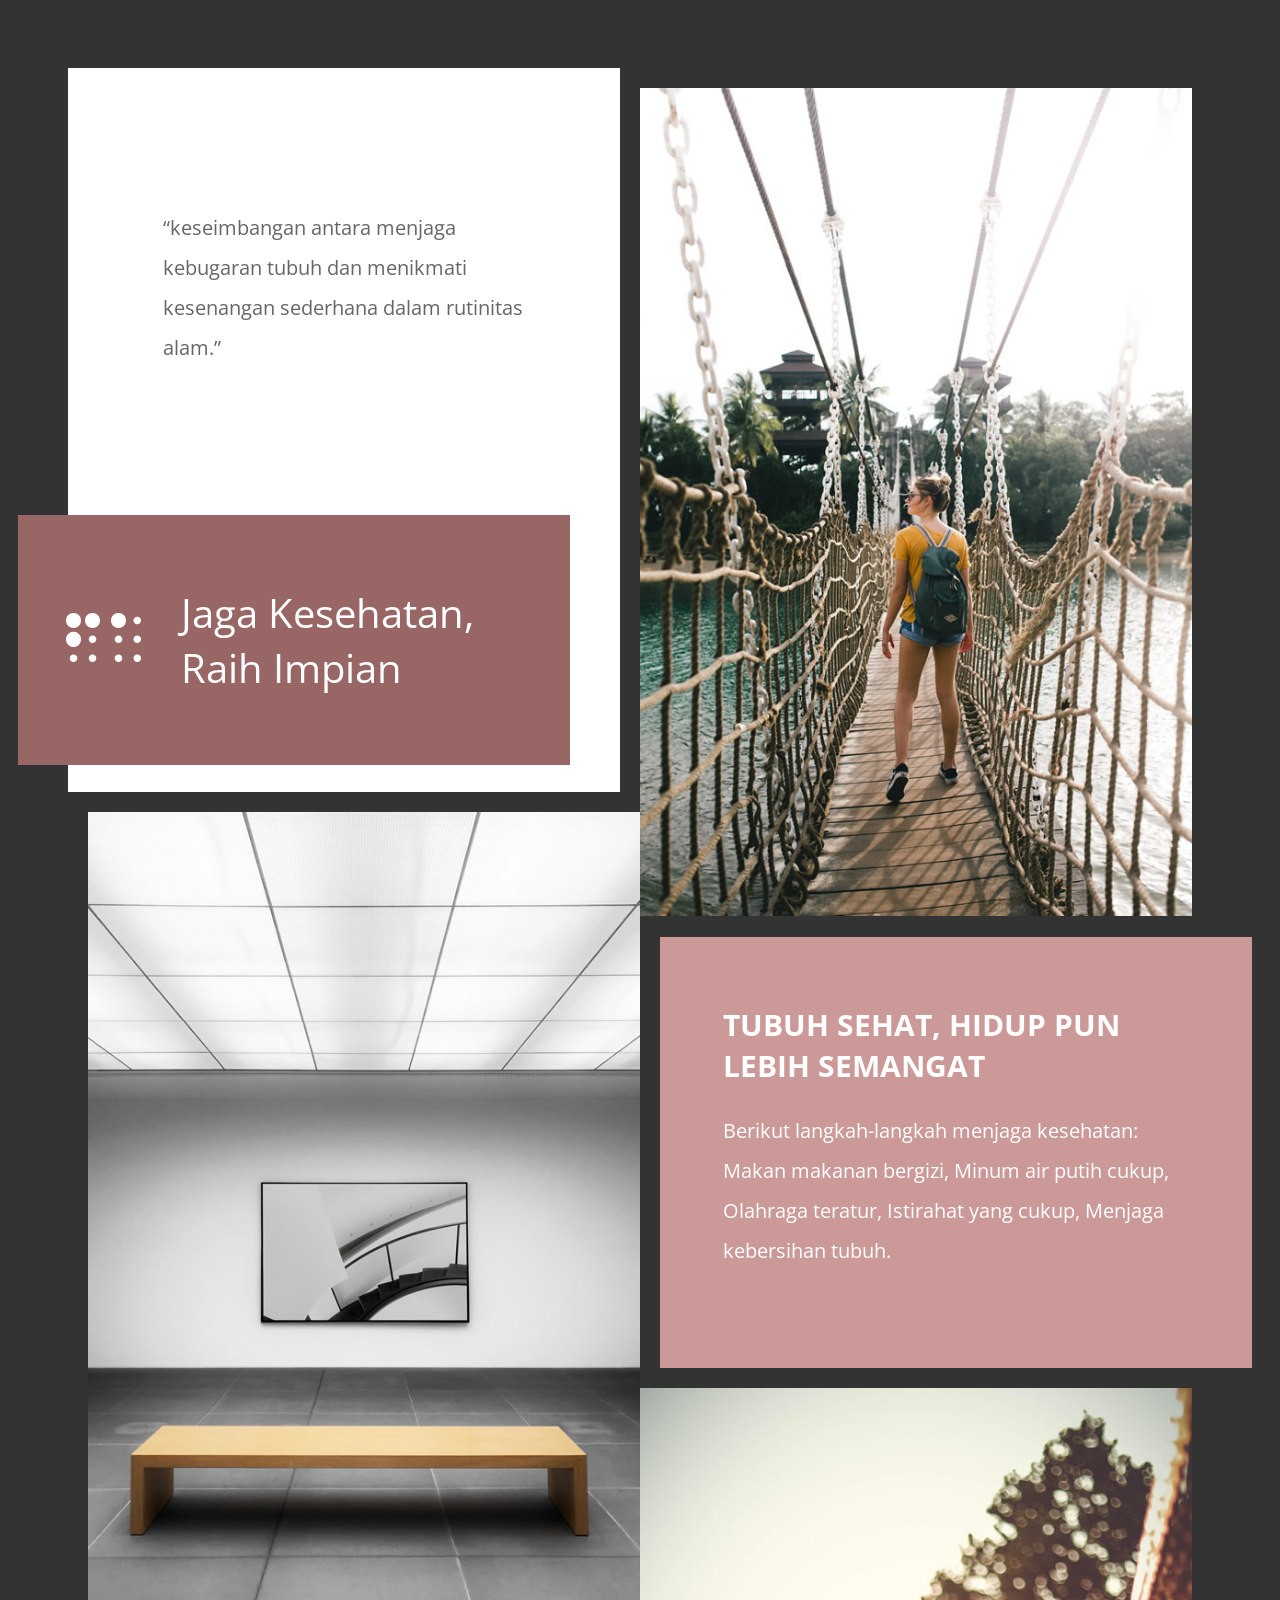
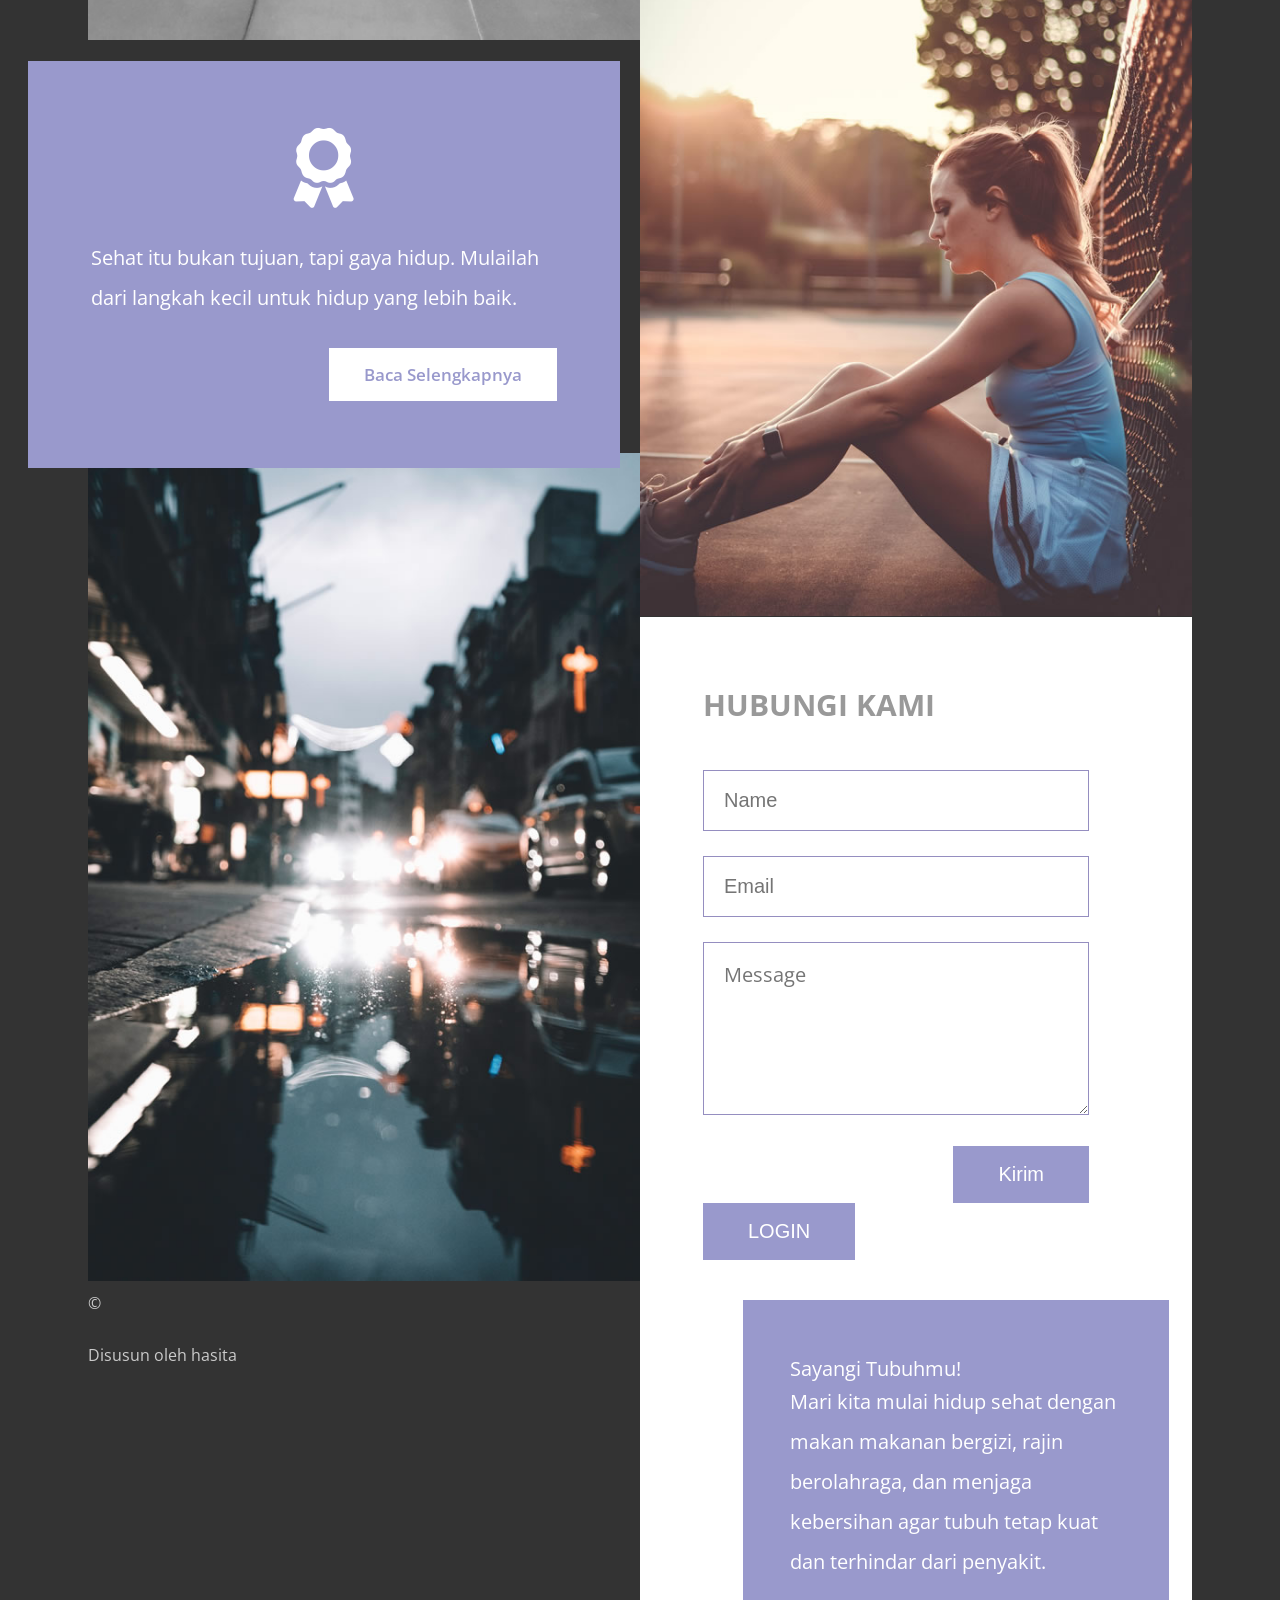
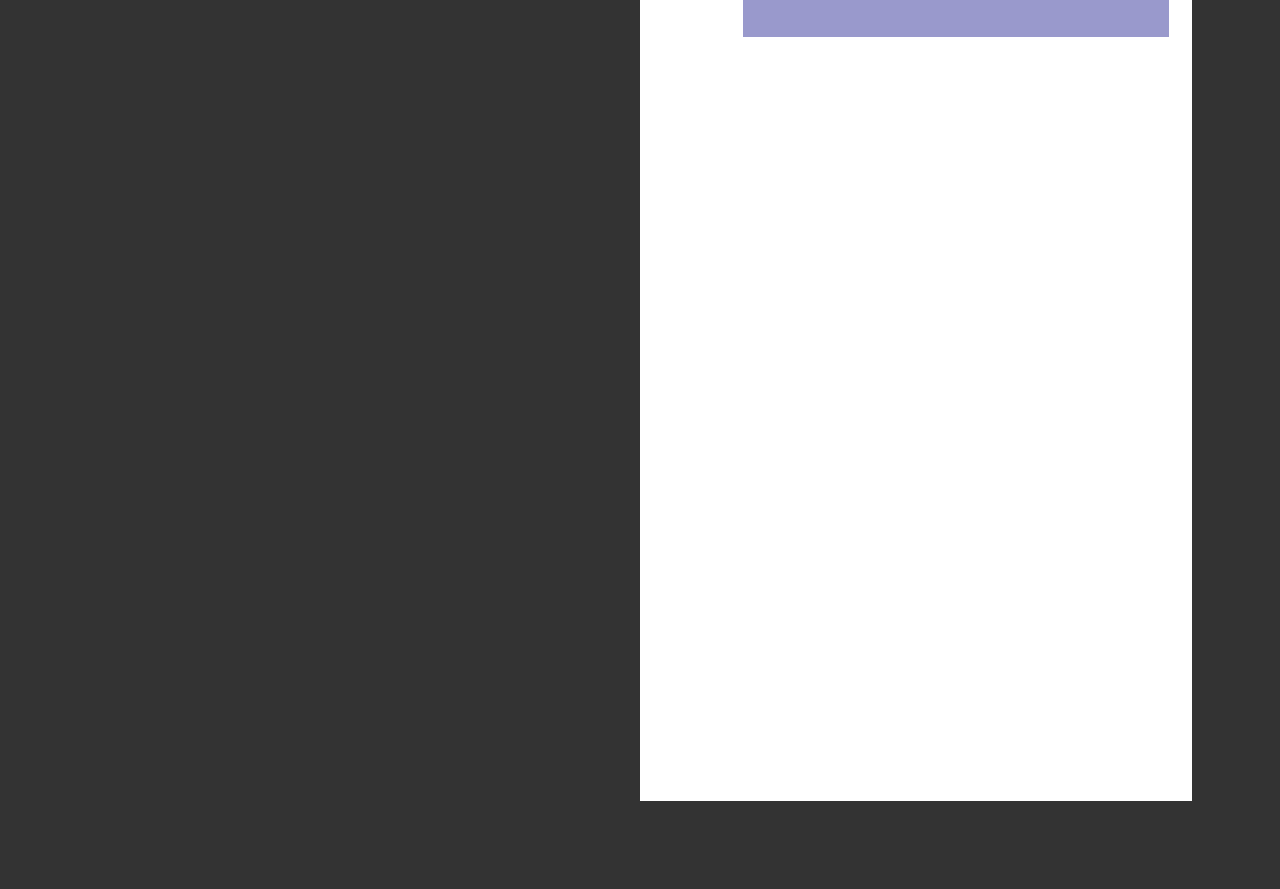
<file: index.html>
<!DOCTYPE html>
<html lang="en">

<head>
    <meta charset="UTF-8">
    <meta name="viewport" content="width=device-width, initial-scale=1.0">
    <meta http-equiv="X-UA-Compatible" content="ie=edge">
    <title>Hidup Sehat</title>
<!--
Template 2110 Character
http://www.tooplate.com/view/2110-character
-->
    <link rel="stylesheet" href="https://fonts.googleapis.com/css?family=Open+Sans:400,600">
    <!-- https://fonts.google.com/specimen/Open+Sans -->
    <link rel="stylesheet" href="css/all.min.css">
    <!-- https://fontawesome.com/ -->
    <link rel="stylesheet" href="css/tooplate-style.css">
</head>

<body class="tm-bg-dark">
  </nav>
    
  </nav>
    <main class="tm-container masonry">
        <div class="item tm-bg-white tm-block tm-block-left" data-desktop-seq-no="1" data-mobile-seq-no="1">
            <p class="tm-hero-text">&ldquo;keseimbangan antara menjaga kebugaran tubuh dan menikmati kesenangan sederhana dalam rutinitas alam.&rdquo;</p>
            <header class="tm-block-brand">
                <div class="tm-bg-primary-dark tm-text-white tm-block-brand-inner">
                    <i class="fas fa-braille fa-3x"></i>
                    <h1 class="tm-brand-name">Jaga Kesehatan, Raih Impian</h1>
                </div>
            </header>
        </div>
        <div class="item" data-desktop-seq-no="2" data-mobile-seq-no="4">
            <img src="img/image-01.jpg" alt="Image" class="tm-img-left">
        </div>
        <div class="item tm-bg-secondary tm-text-white tm-block tm-block-wider tm-block-pad tm-block-left-2" data-desktop-seq-no="3"
            data-mobile-seq-no="5">
            <i class="fas fa-award fa-4x tm-block-icon"></i>
            <p>Sehat itu bukan tujuan, tapi gaya hidup. Mulailah dari langkah kecil untuk hidup yang lebih baik.</p>
            <div class="tm-text-right">
                <a href="#" class="tm-btn tm-btn-small tm-btn-primary tm-mt">Baca Selengkapnya</a>
            </div>
        </div>
        <div class="item" data-desktop-seq-no="4" data-mobile-seq-no="8">
            <img src="img/image-04.jpg" alt="Image" class="tm-img-left">
        </div>
        <div class="tm-footer" id="tmFooter" data-desktop-seq-no="5" data-mobile-seq-no="9">
            <div>
                <p class="tm-mb-small"> &copy;
                <p>Disusun oleh hasita </p>
            </div>
        </div>
        <div class="item" data-desktop-seq-no="6" data-mobile-seq-no="2">
            <img src="img/image-02.jpg" alt="Image">
        </div>
        <div class="item tm-block-right" data-desktop-seq-no="7" data-mobile-seq-no="3">
            <div class="tm-block-right-inner tm-bg-primary-light tm-text-white tm-block tm-block-wider tm-block-pad">
                <header>
                    <h2 class="tm-text-uppercase">
                        Tubuh sehat, hidup pun lebih semangat
                    </h2>
                </header>
                <p>Berikut langkah-langkah menjaga kesehatan: Makan makanan bergizi, Minum air putih cukup, Olahraga teratur, Istirahat yang cukup, Menjaga kebersihan tubuh.     
                 </p>
                <p class="tm-mt tm-mb-small">
                </p>
                <!-- -->
            </div>
        </div>

        <div class="item" data-desktop-seq-no="8" data-mobile-seq-no="6">
            <img src="img/image-03.jpg" alt="Image">
        </div>

        <div class="item tm-bg-white tm-block tm-form-section" data-desktop-seq-no="9" data-mobile-seq-no="7">
            <div class="tm-form-container tm-block-pad tm-pb-0">
                <header>
                    <h2 class="tm-text-uppercase tm-text-gray-light tm-mb">
                        Hubungi kami
                    </h2>
                </header>
                <form action="index.html" class="tm-contact-form" method="POST">
                    <div class="tm-form-group">
                        <input type="text" id="contact_name" name="contact_name" class="form-control" placeholder="Name" required/>
                    </div>
                    <div class="tm-form-group">
                        <input type="email" id="contact_email" name="contact_email" class="form-control" placeholder="Email" required/>
                    </div>
                    <div class="tm-form-group">
                        <textarea rows="5" id="contact_message" name="contact_message" class="form-control" placeholder="Message" required></textarea>
                    </div>
                    <div class="tm-text-right">
                        <button type="submit" class="tm-btn tm-btn-secondary tm-btn-pad-big">Kirim</button>
                </form>
            </div>

            <div id="userInfo"></div>
            
            <div>
                <div id="authArea">
                        <button onclick="goLogin()" class="tm-btn tm-btn-secondary tm-btn-pad-big"> LOGIN </button>
                </div>
            </div>

            <div class="tm-form-section-tag">
                <div class="tm-bg-secondary tm-text-white tm-block-pad tm-form-section-tag-inner">
                    <header>Sayangi Tubuhmu!</h2>
                    </header>
                    <p>Mari kita mulai hidup sehat dengan makan makanan bergizi, rajin berolahraga, dan menjaga kebersihan agar tubuh tetap kuat dan terhindar dari penyakit.</p>
                </div>
            </div>
        </div>
     
    <div>
        <br>
        <iframe width="560" height="315" src="https://www.youtube.com/embed/cJ61O_L16Ag?si=qgR3NWhwJ3cdc3y1" title="YouTube video player" frameborder="0" allow="accelerometer; autoplay; clipboard-write; encrypted-media; gyroscope; picture-in-picture; web-share" referrerpolicy="strict-origin-when-cross-origin" allowfullscreen></iframe>
                    <iframe src="https://www.google.com/maps/embed?pb=!1m18!1m12!1m3!1d988.2248170801076!2d110.39525376293317!3d-7.8004884643210675!2m3!1f0!2f0!3f0!3m2!1i1024!2i768!4f13.1!3m3!1m2!1s0x2e7a57669d43fe55%3A0x75fae1bb400d4da5!2sSMA%20Negeri%208%20Yogyakarta!5e0!3m2!1sid!2sid!4v1780979107778!5m2!1sid!2sid" width="600" height="450" style="border:0;" allowfullscreen="" loading="lazy" referrerpolicy="no-referrer-when-downgrade"></iframe>
        </br>
    </div>
    
    </main>
    <script src="js/jquery-3.3.1.min.js"></script>
        <script src="login/js/welcome.js"></script>
    <!-- https://jquery.com/download/ -->
    <script>

        let callAdjustLayout;
        let currentLayout = "desktop",
            nextLayout = "desktop";

        /**
         * detect IE
         * returns version of IE or false, if browser is not Internet Explorer
         */
        function detectIE() {
            var ua = window.navigator.userAgent;

            var msie = ua.indexOf('MSIE ');
            if (msie > 0) {
                // IE 10 or older => return version number
                return parseInt(ua.substring(msie + 5, ua.indexOf('.', msie)), 10);
            }

            var trident = ua.indexOf('Trident/');
            if (trident > 0) {
                // IE 11 => return version number
                var rv = ua.indexOf('rv:');
                return parseInt(ua.substring(rv + 3, ua.indexOf('.', rv)), 10);
            }

            var edge = ua.indexOf('Edge/');
            if (edge > 0) {
                // Edge (IE 12+) => return version number
                return parseInt(ua.substring(edge + 5, ua.indexOf('.', edge)), 10);
            }

            // other browser
            return false;
        }

        // Adjust layout based on the browser width
        function adjustLayout() {
            let block1, block2, block3, block4, block5, block6, block7, block8, block9;

            if (window.innerWidth <= 1199) {
                // Mobile layout
                nextLayout = "mobile";
                block1 = $("div[data-mobile-seq-no='1']");
                block2 = $("div[data-mobile-seq-no='2']");
                block3 = $("div[data-mobile-seq-no='3']");
                block4 = $("div[data-mobile-seq-no='4']");
                block5 = $("div[data-mobile-seq-no='5']");
                block6 = $("div[data-mobile-seq-no='6']");
                block7 = $("div[data-mobile-seq-no='7']");
                block8 = $("div[data-mobile-seq-no='8']");
                block9 = $("div[data-mobile-seq-no='9']");
            } else {
                // Desktop layout
                nextLayout = "desktop";
                block1 = $("div[data-desktop-seq-no='1']");
                block2 = $("div[data-desktop-seq-no='2']");
                block3 = $("div[data-desktop-seq-no='3']");
                block4 = $("div[data-desktop-seq-no='4']");
                block5 = $("div[data-desktop-seq-no='5']");
                block6 = $("div[data-desktop-seq-no='6']");
                block7 = $("div[data-desktop-seq-no='7']");
                block8 = $("div[data-desktop-seq-no='8']");
                block9 = $("div[data-desktop-seq-no='9']");
            }

            if (nextLayout !== currentLayout) {
                // Reorder blocks based on their seq no
                block1.after(block2.detach());
                block2.after(block3.detach());
                block3.after(block4.detach());
                block4.after(block5.detach());
                block5.after(block6.detach());
                block6.after(block7.detach());
                block7.after(block8.detach());
                block8.after(block9.detach());
                currentLayout = nextLayout;
            }
        }

        // Adjust layout upon window resize
        window.onresize = function () {
            clearTimeout(callAdjustLayout);
            callAdjustLayout = setTimeout(adjustLayout, 100);
        }

        // DOM is ready
        $(function () {
            if (detectIE()) {
                alert('Please use the latest version of Chrome or Firefox for best browsing experience.');
            }

            adjustLayout();
        })
    </script>
    
</body>
</html>
</file>
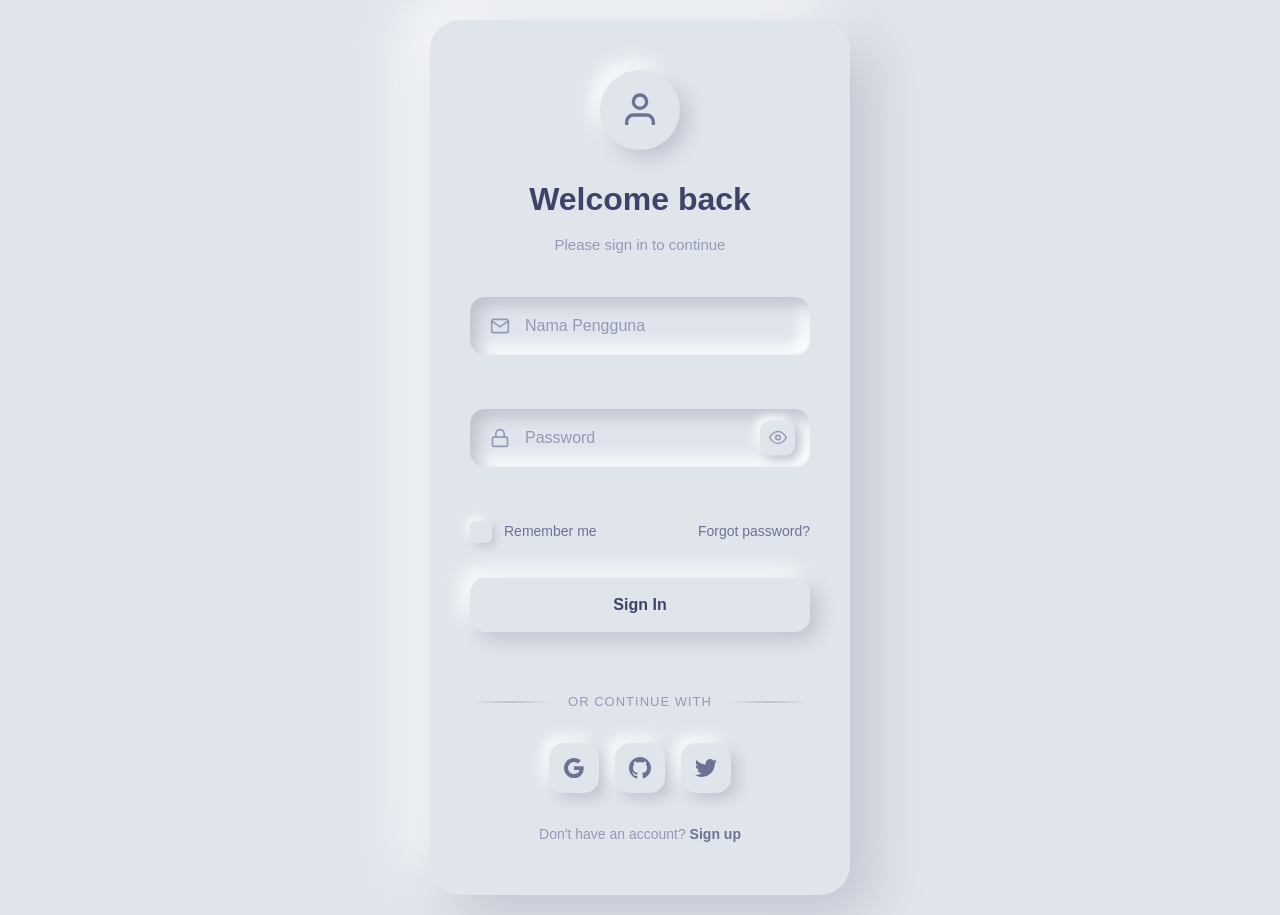
<file: login/index.html>
<!DOCTYPE html>
<html lang="en">
<head>
    <meta charset="UTF-8">
    <meta name="viewport" content="width=device-width, initial-scale=1.0">
    <title>Neumorphism Login Form</title>
    <meta name="description" content="Soft-UI login form with realistic dual shadows and ambient mouse-tracked lighting.">
    <meta name="author" content="Aigars Silkalns / Colorlib">
    <link rel="canonical" href="https://puikinsh.github.io/login-forms/forms/neumorphism/">
    <link rel="icon" type="image/svg+xml" href="data:image/svg+xml,<svg xmlns='http://www.w3.org/2000/svg' viewBox='0 0 100 100'><circle cx='50' cy='50' r='48' fill='%236366f1'/><text x='50' y='68' font-size='60' text-anchor='middle' fill='white' font-family='system-ui,sans-serif'>L</text></svg>">
    <meta property="og:type" content="website">
    <meta property="og:title" content="Neumorphism Login Form">
    <meta property="og:description" content="Soft-UI login form with realistic dual shadows and ambient mouse-tracked lighting.">
    <meta property="og:url" content="https://puikinsh.github.io/login-forms/forms/neumorphism/">
    <meta property="og:image" content="https://puikinsh.github.io/login-forms/assets/screenshots/neumorphism.png">
    <meta name="twitter:card" content="summary_large_image">
    <meta name="twitter:title" content="Neumorphism Login Form">
    <meta name="twitter:description" content="Soft-UI login form with realistic dual shadows and ambient mouse-tracked lighting.">
    <meta name="twitter:image" content="https://puikinsh.github.io/login-forms/assets/screenshots/neumorphism.png">
    <link rel="stylesheet" href="style.css">
</head>
<body>
    <div class="login-container">
        <div class="login-card">
            <div class="login-header">
                <div class="neu-icon">
                    <div class="icon-inner">
                        <svg viewBox="0 0 24 24" fill="none" stroke="currentColor" stroke-width="2">
                            <path d="M20 21v-2a4 4 0 0 0-4-4H8a4 4 0 0 0-4 4v2"/>
                            <circle cx="12" cy="7" r="4"/>
                        </svg>
                    </div>
                </div>
                <h2>Welcome back</h2>
                <p>Please sign in to continue</p>
            </div>
            
            <form class="login-form" id="loginForm" novalidate>
                <div class="form-group">
                    <div class="input-group neu-input">
                        <input type="username" id="username" name="username" required autocomplete="username" placeholder=" ">
                        <label for="username"> Nama Pengguna </label>
                        <div class="input-icon">
                            <svg viewBox="0 0 24 24" fill="none" stroke="currentColor" stroke-width="2">
                                <path d="M4 4h16c1.1 0 2 .9 2 2v12c0 1.1-.9 2-2 2H4c-1.1 0-2-.9-2-2V6c0-1.1.9-2 2-2z"/>
                                <polyline points="22,6 12,13 2,6"/>
                            </svg>
                        </div>
                    </div>
                    <span class="error-message" id="usernameError"></span>
                </div>

                <div class="form-group">
                    <div class="input-group neu-input password-group">
                        <input type="password" id="password" name="password" required autocomplete="current-password" placeholder=" ">
                        <label for="password">Password</label>
                        <div class="input-icon">
                            <svg viewBox="0 0 24 24" fill="none" stroke="currentColor" stroke-width="2">
                                <rect x="3" y="11" width="18" height="11" rx="2" ry="2"/>
                                <path d="M7 11V7a5 5 0 0110 0v4"/>
                            </svg>
                        </div>
                        <button type="button" class="password-toggle neu-toggle" id="passwordToggle" aria-label="Toggle password visibility">
                            <svg class="eye-open" viewBox="0 0 24 24" fill="none" stroke="currentColor" stroke-width="2">
                                <path d="M1 12s4-8 11-8 11 8 11 8-4 8-11 8-11-8-11-8z"/>
                                <circle cx="12" cy="12" r="3"/>
                            </svg>
                            <svg class="eye-closed" viewBox="0 0 24 24" fill="none" stroke="currentColor" stroke-width="2">
                                <path d="M17.94 17.94A10.07 10.07 0 0 1 12 20c-7 0-11-8-11-8a18.45 18.45 0 0 1 5.06-5.94M9.9 4.24A9.12 9.12 0 0 1 12 4c7 0 11 8 11 8a18.5 18.5 0 0 1-2.16 3.19m-6.72-1.07a3 3 0 1 1-4.24-4.24"/>
                                <line x1="1" y1="1" x2="23" y2="23"/>
                            </svg>
                        </button>
                    </div>
                    <span class="error-message" id="passwordError"></span>
                </div>

                <div class="form-options">
                    <div class="remember-wrapper">
                        <input type="checkbox" id="remember" name="remember">
                        <label for="remember" class="checkbox-label">
                            <div class="neu-checkbox">
                                <svg viewBox="0 0 24 24" fill="none" stroke="currentColor" stroke-width="3">
                                    <polyline points="20 6 9 17 4 12"/>
                                </svg>
                            </div>
                            Remember me
                        </label>
                    </div>
                    <a href="#" class="forgot-link">Forgot password?</a>
                </div>

                <button type="submit" class="neu-button login-btn">
                    <span class="btn-text">Sign In</span>
                    <div class="btn-loader">
                        <div class="neu-spinner"></div>
                    </div>
                </button>
            </form>

            <div class="divider">
                <div class="divider-line"></div>
                <span>or continue with</span>
                <div class="divider-line"></div>
            </div>

            <div class="social-login">
                <button type="button" class="social-btn neu-social">
                    <svg viewBox="0 0 24 24" fill="currentColor">
                        <path d="M22.56 12.25c0-.78-.07-1.53-.2-2.25H12v4.26h5.92c-.26 1.37-1.04 2.53-2.21 3.31v2.77h3.57c2.08-1.92 3.28-4.74 3.28-8.09z"/>
                        <path d="M12 23c2.97 0 5.46-.98 7.28-2.66l-3.57-2.77c-.98.66-2.23 1.06-3.71 1.06-2.86 0-5.29-1.93-6.16-4.53H2.18v2.84C3.99 20.53 7.7 23 12 23z"/>
                        <path d="M5.84 14.09c-.22-.66-.35-1.36-.35-2.09s.13-1.43.35-2.09V7.07H2.18C1.43 8.55 1 10.22 1 12s.43 3.45 1.18 4.93l2.85-2.22.81-.62z"/>
                        <path d="M12 5.38c1.62 0 3.06.56 4.21 1.64l3.15-3.15C17.45 2.09 14.97 1 12 1 7.7 1 3.99 3.47 2.18 7.07l3.66 2.84c.87-2.6 3.3-4.53 6.16-4.53z"/>
                    </svg>
                </button>
                <button type="button" class="social-btn neu-social">
                    <svg viewBox="0 0 24 24" fill="currentColor">
                        <path d="M12 0c-6.626 0-12 5.373-12 12 0 5.302 3.438 9.8 8.207 11.387.599.111.793-.261.793-.577v-2.234c-3.338.726-4.033-1.416-4.033-1.416-.546-1.387-1.333-1.756-1.333-1.756-1.089-.745.083-.729.083-.729 1.205.084 1.839 1.237 1.839 1.237 1.07 1.834 2.807 1.304 3.492.997.107-.775.418-1.305.762-1.604-2.665-.305-5.467-1.334-5.467-5.931 0-1.311.469-2.381 1.236-3.221-.124-.303-.535-1.524.117-3.176 0 0 1.008-.322 3.301 1.23.957-.266 1.983-.399 3.003-.404 1.02.005 2.047.138 3.006.404 2.291-1.552 3.297-1.23 3.297-1.23.653 1.653.242 2.874.118 3.176.77.84 1.235 1.911 1.235 3.221 0 4.609-2.807 5.624-5.479 5.921.43.372.823 1.102.823 2.222v3.293c0 .319.192.694.801.576 4.765-1.589 8.199-6.086 8.199-11.386 0-6.627-5.373-12-12-12z"/>
                    </svg>
                </button>
                <button type="button" class="social-btn neu-social">
                    <svg viewBox="0 0 24 24" fill="currentColor">
                        <path d="M23.953 4.57a10 10 0 01-2.825.775 4.958 4.958 0 002.163-2.723c-.951.555-2.005.959-3.127 1.184a4.92 4.92 0 00-8.384 4.482C7.69 8.095 4.067 6.13 1.64 3.162a4.822 4.822 0 00-.666 2.475c0 1.71.87 3.213 2.188 4.096a4.904 4.904 0 01-2.228-.616v.06a4.923 4.923 0 003.946 4.827 4.996 4.996 0 01-2.212.085 4.936 4.936 0 004.604 3.417 9.867 9.867 0 01-6.102 2.105c-.39 0-.779-.023-1.17-.067a13.995 13.995 0 007.557 2.209c9.053 0 13.998-7.496 13.998-13.985 0-.21 0-.42-.015-.63A9.935 9.935 0 0024 4.59z"/>
                    </svg>
                </button>
            </div>

            <div class="signup-link">
                <p>Don't have an account? <a href="register.html">Sign up</a></p>
            </div>

            <div class="success-message" id="successMessage">
                <div class="success-icon neu-icon">
                    <svg viewBox="0 0 24 24" fill="none" stroke="currentColor" stroke-width="3">
                        <polyline points="20 6 9 17 4 12"/>
                    </svg>
                </div>
                <h3>Success!</h3>
                <p>Redirecting to your dashboard...</p>
            </div>
        </div>
    </div>

    <script src="script.js"></script>
    <script src="js/login.js"></script>
</body>
</html>
</file>
<file: css/tooplate-style.css>
/* 

Template 2110 Character
http://www.tooplate.com/view/2110-character


COLORS 

Primary Dark:       #996666
Primary Light:      #cc9999
Secondary:          #9999cc
Dark Background:    #333333
Dark Gray Text:     #666666
Light Gray Text:    #999999
Footer Gray Text:   #cccccc

*/

body {
  font-family: "Open Sans", sans-serif;
  font-size: 20px;
  color: #666666;
  -webkit-font-smoothing: antialiased;
  padding: 80px;
  overflow-x: hidden;
}

textarea {
  font-family: "Open Sans", sans-serif;
}

a {
	color: #FF0;
  text-decoration: none;
}

button {
  border: none;
}

a,
button {
  -webkit-transition: all 0.3s ease;
  -o-transition: all 0.3s ease;
  transition: all 0.3s ease;
  cursor: pointer;
}

h2 {
  margin-top: 0;
}

p {
  line-height: 2;
  margin: 0;
}

.tm-container {
  max-width: 1200px;
  width: 100%;
  margin-left: auto;
  margin-right: auto;
  position: relative;
}

/* http://w3bits.com/css-masonry/ */
.masonry {
  /* Masonry container */
  -webkit-column-count: 2;
  column-count: 2;
  -webkit-column-gap: 0;
  column-gap: 0;
}

.item {
  /* Masonry bricks or child elements */
  display: inline-block;
  margin: 0;
  width: 100%;
}

img {
  max-width: 100%;
  height: auto;
}

.tm-relative {
  position: relative;
}

.tm-block {
  position: relative;
  -webkit-box-sizing: border-box;
  box-sizing: border-box;
  max-width: 600px;
}

.tm-block-wider {
  max-width: 640px;
  width: calc(100% + 40px);
}

.tm-block-left {
  right: 20px;
  bottom: 20px;
}

.tm-block-left-2 {
  right: 60px;
  top: 15px;
}

.tm-block-right {
  padding: 15px 0 20px 20px;
}

.tm-img-left {
  display: block;
  margin-right: 0;
  margin-left: auto;
}

.tm-hero-text {
  padding: 140px 95px 0;
}

.tm-block-pad {
  padding: 67px 63px;
}

.tm-block-icon {
  text-align: center;
  display: block;
  margin: 0 30px 30px;
}

.tm-block-brand {
  position: relative;
  margin-top: 147px;
  margin-bottom: 27px;
}

.tm-block-brand-inner {
  position: relative;
  right: 50px;
  padding: 70px 48px;
  display: -webkit-box;
  display: -ms-flexbox;
  display: flex;
  -webkit-box-align: center;
  -ms-flex-align: center;
  align-items: center;
}

.tm-brand-name {
  margin: 0 40px 0;
  font-size: 2.5rem;
  font-weight: 400;
}

.tm-bg-dark {
  background-color: #333333;
}

.tm-bg-white {
  background-color: #ffffff;
}

.tm-btn {
  padding: 15px 25px;
  display: inline-block;
  font-size: 1em;
}

.tm-btn-small {
  font-size: 17px;
  font-weight: 600;
  padding: 15px 35px;
}

.tm-btn-pad-big {
  padding: 17px 45px;
}

.tm-btn-primary {
  color: #9999cc;
  background-color: #ffffff;
}

.tm-btn-primary:hover {
  background-color: #c5c5e6;
}

.tm-btn-secondary {
  color: white;
  background-color: #9999cc;
}

.tm-btn-secondary:hover {
  color: #ffffff;
  background-color: #5b5bb2;
}

.tm-text-white {
  color: #ffffff;
}

.tm-text-gray-light {
  color: #999999;
}

.tm-bg-primary-light {
  background-color: #cc9999;
}

.tm-bg-primary-dark {
  background-color: #996666;
}

.tm-bg-secondary {
  background-color: #9999cc;
}

.tm-mt {
  margin-top: 30px;
}

.tm-mt-big {
  margin-top: 50px;
}

.tm-mb {
  margin-bottom: 45px;
}

.tm-mb-small {
  margin-bottom: 20px;
}

.tm-text-right {
  text-align: right;
}

.tm-text-uppercase {
  text-transform: uppercase;
}

.tm-form-group {
  margin-bottom: 25px;
}

input,
textarea {
  width: 100%;
  -webkit-box-sizing: border-box;
  box-sizing: border-box;
  border: 1px solid #958ec0;
  padding: 18px 20px;
  font-size: 1em;
}

.tm-contact-form {
  width: calc(100% - 40px);
}

.tm-form-section {
  margin-top: -5px;
}

.tm-form-section-tag {
  position: relative;
}

.tm-form-section-tag h2 {
  font-size: 1.6rem;
}

.tm-form-section-tag-inner {
  position: relative;
  left: 40px;
  right: -40px;
  bottom: -40px;
  width: 100%;
  max-width: 600px;
  box-sizing: border-box;
  padding: 55px 47px;
}

.tm-pb-0 {
  padding-bottom: 0 !important;
}

.tm-img-qr {
  width: 150px;
  height: 150px;
  margin: 30px 20px 30px 0;
}

.tm-footer {
  display: -webkit-box;
  display: -ms-flexbox;
  display: flex;
  -webkit-box-align: center;
  -ms-flex-align: center;
  align-items: center;
  max-width: 600px;
  margin-right: 0;
  margin-left: auto;
}

.tm-footer,
.tm-footer a {
  color: #cbcbcb;
}

.tm-footer a:hover {
  color: #996666;
}

.tm-footer p {
  font-size: 16px;
}

@media (max-width: 1232px) {
  body {
    padding: 60px;
  }
}

@media (max-width: 1199px) {
  .masonry {
    /* Masonry container */
    -webkit-column-count: 1;
    column-count: 1;
  }

  .tm-container {
    max-width: 600px;
  }
}

@media (max-width: 540px) {
  .tm-block-brand-inner {
    flex-direction: column;
    padding: 35px;
    right: 30px;
  }

  .tm-brand-name {
    margin-top: 20px;
  }

  .tm-contact-form {
    width: calc(100% - 20px);
  }
}

@media (max-width: 520px) {
  body {
    padding: 50px;
  }

  .tm-block-pad {
    padding: 45px;
  }

  .tm-hero-text {
    padding: 50px 45px 0;
  }

  .tm-block-brand {
    margin-top: 70px;
  }
}

@media (max-width: 417px) {
  .tm-block-left,
  .tm-block-left-2 {
    right: 0;
  }

  .tm-block-wider {
    width: 100%;
  }

  .tm-footer {
    flex-direction: column;
  }
}

@media (max-width: 390px) {
  body {
    padding: 40px 20px 10px;
  }

  .tm-form-section-tag-inner {
    left: 25px;
    right: -25px;
    bottom: -25px;
  }
}
</file>
<file: login/style.css>
/* Neumorphism Login Form - Complete & Self-Contained */

* {
    margin: 0;
    padding: 0;
    box-sizing: border-box;
}

body {
    font-family: -apple-system, BlinkMacSystemFont, 'Segoe UI', Roboto, sans-serif;
    background: #e0e5ec;
    min-height: 100vh;
    display: flex;
    align-items: center;
    justify-content: center;
    padding: 20px;
    line-height: 1.6;
}

.login-container {
    width: 100%;
    max-width: 420px;
}

.login-card {
    background: #e0e5ec;
    border-radius: 30px;
    padding: 50px 40px;
    box-shadow: 
        20px 20px 60px #bec3cf,
        -20px -20px 60px #ffffff;
    position: relative;
    transition: all 0.3s ease;
}

.login-card:hover {
    transform: translateY(-5px);
}

.login-header {
    text-align: center;
    margin-bottom: 40px;
}

.neu-icon {
    width: 80px;
    height: 80px;
    margin: 0 auto 24px;
    background: #e0e5ec;
    border-radius: 50%;
    display: flex;
    align-items: center;
    justify-content: center;
    box-shadow: 
        8px 8px 20px #bec3cf,
        -8px -8px 20px #ffffff,
        inset 0 0 0 #bec3cf,
        inset 0 0 0 #ffffff;
    transition: all 0.3s ease;
}

.neu-icon:hover {
    box-shadow: 
        4px 4px 10px #bec3cf,
        -4px -4px 10px #ffffff,
        inset 4px 4px 10px #bec3cf,
        inset -4px -4px 10px #ffffff;
}

.icon-inner {
    width: 40px;
    height: 40px;
    display: flex;
    align-items: center;
    justify-content: center;
    color: #6c7293;
}

.icon-inner svg {
    width: 100%;
    height: 100%;
}

.login-header h2 {
    color: #3d4468;
    font-size: 2rem;
    font-weight: 600;
    margin-bottom: 8px;
}

.login-header p {
    color: #9499b7;
    font-size: 15px;
    font-weight: 400;
}

/* Neumorphic Input Styles */
.form-group {
    margin-bottom: 28px;
    position: relative;
}

.neu-input {
    position: relative;
    background: #e0e5ec;
    border-radius: 15px;
    box-shadow: 
        inset 8px 8px 16px #bec3cf,
        inset -8px -8px 16px #ffffff;
    transition: all 0.3s ease;
}

.neu-input:focus-within {
    box-shadow: 
        inset 4px 4px 8px #bec3cf,
        inset -4px -4px 8px #ffffff;
}

.neu-input input {
    width: 100%;
    background: transparent;
    border: none;
    padding: 20px 24px;
    padding-left: 55px;
    color: #3d4468;
    font-size: 16px;
    font-weight: 500;
    outline: none;
    transition: all 0.3s ease;
}

.neu-input input::placeholder {
    color: transparent;
}

.neu-input label {
    position: absolute;
    left: 55px;
    top: 50%;
    transform: translateY(-50%);
    color: #9499b7;
    font-size: 16px;
    font-weight: 400;
    pointer-events: none;
    transition: all 0.3s ease;
}

.neu-input input:focus + label,
.neu-input input:not(:placeholder-shown) + label {
    top: 8px;
    font-size: 12px;
    color: #6c7293;
    transform: translateY(0);
}

.input-icon {
    position: absolute;
    left: 20px;
    top: 50%;
    transform: translateY(-50%);
    width: 20px;
    height: 20px;
    color: #9499b7;
    transition: all 0.3s ease;
}

.input-icon svg {
    width: 100%;
    height: 100%;
}

.neu-input:focus-within .input-icon {
    color: #6c7293;
}

/* Password Toggle */
.password-group {
    padding-right: 50px;
}

.neu-toggle {
    position: absolute;
    right: 15px;
    top: 50%;
    transform: translateY(-50%);
    background: #e0e5ec;
    border: none;
    width: 35px;
    height: 35px;
    border-radius: 10px;
    cursor: pointer;
    display: flex;
    align-items: center;
    justify-content: center;
    color: #9499b7;
    box-shadow: 
        4px 4px 10px #bec3cf,
        -4px -4px 10px #ffffff;
    transition: all 0.3s ease;
}

.neu-toggle:hover {
    color: #6c7293;
}

.neu-toggle:active {
    box-shadow: 
        inset 2px 2px 5px #bec3cf,
        inset -2px -2px 5px #ffffff;
}

.neu-toggle svg {
    width: 18px;
    height: 18px;
}

.eye-closed {
    display: none;
}

.neu-toggle.show-password .eye-open {
    display: none;
}

.neu-toggle.show-password .eye-closed {
    display: block;
}

/* Form Options */
.form-options {
    display: flex;
    justify-content: space-between;
    align-items: center;
    margin-bottom: 35px;
    flex-wrap: wrap;
    gap: 16px;
}

.remember-wrapper {
    display: flex;
    align-items: center;
    cursor: pointer;
}

.remember-wrapper input[type="checkbox"] {
    display: none;
}

.checkbox-label {
    display: flex;
    align-items: center;
    gap: 12px;
    cursor: pointer;
    user-select: none;
    color: #6c7293;
    font-size: 14px;
    font-weight: 500;
}

.neu-checkbox {
    width: 22px;
    height: 22px;
    background: #e0e5ec;
    border-radius: 6px;
    display: flex;
    align-items: center;
    justify-content: center;
    box-shadow: 
        3px 3px 8px #bec3cf,
        -3px -3px 8px #ffffff;
    transition: all 0.3s ease;
    position: relative;
    overflow: hidden;
}

.remember-wrapper input[type="checkbox"]:checked + .checkbox-label .neu-checkbox {
    box-shadow: 
        inset 2px 2px 5px #bec3cf,
        inset -2px -2px 5px #ffffff;
}

.neu-checkbox svg {
    width: 14px;
    height: 14px;
    color: #00c896;
    opacity: 0;
    transform: scale(0);
    transition: all 0.3s ease;
}

.remember-wrapper input[type="checkbox"]:checked + .checkbox-label .neu-checkbox svg {
    opacity: 1;
    transform: scale(1);
}

.forgot-link {
    color: #6c7293;
    text-decoration: none;
    font-size: 14px;
    font-weight: 500;
    transition: color 0.3s ease;
}

.forgot-link:hover {
    color: #3d4468;
}

/* Neumorphic Button */
.neu-button {
    width: 100%;
    background: #e0e5ec;
    border: none;
    border-radius: 15px;
    padding: 18px 32px;
    color: #3d4468;
    font-size: 16px;
    font-weight: 600;
    cursor: pointer;
    position: relative;
    margin-bottom: 30px;
    box-shadow: 
        8px 8px 20px #bec3cf,
        -8px -8px 20px #ffffff;
    transition: all 0.3s ease;
    overflow: hidden;
}

.neu-button::before {
    content: '';
    position: absolute;
    top: 0;
    left: -100%;
    width: 100%;
    height: 100%;
    background: linear-gradient(90deg, transparent, rgba(255, 255, 255, 0.3), transparent);
    transition: left 0.5s ease;
}

.neu-button:hover {
    transform: translateY(-2px);
    box-shadow: 
        12px 12px 30px #bec3cf,
        -12px -12px 30px #ffffff;
}

.neu-button:hover::before {
    left: 100%;
}

.neu-button:active {
    transform: translateY(0);
    box-shadow: 
        inset 4px 4px 10px #bec3cf,
        inset -4px -4px 10px #ffffff;
}

.btn-text {
    position: relative;
    z-index: 1;
    transition: opacity 0.3s ease;
}

.btn-loader {
    position: absolute;
    top: 50%;
    left: 50%;
    transform: translate(-50%, -50%);
    opacity: 0;
    transition: opacity 0.3s ease;
}

.neu-spinner {
    width: 20px;
    height: 20px;
    border: 3px solid #bec3cf;
    border-top: 3px solid #6c7293;
    border-radius: 50%;
    animation: spin 1s linear infinite;
}

@keyframes spin {
    0% { transform: rotate(0deg); }
    100% { transform: rotate(360deg); }
}

.neu-button.loading .btn-text {
    opacity: 0;
}

.neu-button.loading .btn-loader {
    opacity: 1;
}

/* Divider */
.divider {
    display: flex;
    align-items: center;
    margin: 30px 0;
    gap: 16px;
}

.divider-line {
    flex: 1;
    height: 2px;
    background: linear-gradient(90deg, transparent, #bec3cf, transparent);
}

.divider span {
    color: #9499b7;
    font-size: 13px;
    font-weight: 500;
    text-transform: uppercase;
    letter-spacing: 1px;
}

/* Social Login */
.social-login {
    display: flex;
    justify-content: center;
    gap: 16px;
    margin-bottom: 30px;
}

.neu-social {
    width: 50px;
    height: 50px;
    background: #e0e5ec;
    border: none;
    border-radius: 15px;
    cursor: pointer;
    display: flex;
    align-items: center;
    justify-content: center;
    color: #6c7293;
    box-shadow: 
        6px 6px 15px #bec3cf,
        -6px -6px 15px #ffffff;
    transition: all 0.3s ease;
}

.neu-social:hover {
    transform: translateY(-2px);
    box-shadow: 
        8px 8px 20px #bec3cf,
        -8px -8px 20px #ffffff;
}

.neu-social:active {
    transform: translateY(0);
    box-shadow: 
        inset 3px 3px 8px #bec3cf,
        inset -3px -3px 8px #ffffff;
}

.neu-social svg {
    width: 22px;
    height: 22px;
}

/* Signup Link */
.signup-link {
    text-align: center;
}

.signup-link p {
    color: #9499b7;
    font-size: 14px;
}

.signup-link a {
    color: #6c7293;
    text-decoration: none;
    font-weight: 600;
    transition: color 0.3s ease;
}

.signup-link a:hover {
    color: #3d4468;
}

/* Error States */
.error-message {
    color: #ff3b5c;
    font-size: 12px;
    font-weight: 500;
    margin-top: 8px;
    margin-left: 20px;
    opacity: 0;
    transform: translateY(-10px);
    transition: all 0.3s ease;
}

.error-message.show {
    opacity: 1;
    transform: translateY(0);
}

.form-group.error .neu-input {
    box-shadow: 
        inset 8px 8px 16px #ffb8c4,
        inset -8px -8px 16px #ffffff,
        0 0 0 2px #ff3b5c;
}

/* Success Message */
.success-message {
    display: none;
    text-align: center;
    padding: 40px 20px;
    opacity: 0;
    transform: translateY(20px);
    transition: all 0.5s ease;
}

.success-message.show {
    display: block;
    opacity: 1;
    transform: translateY(0);
}

.success-message .neu-icon {
    background: #e0e5ec;
    color: #00c896;
    margin-bottom: 20px;
}

.success-message h3 {
    color: #3d4468;
    font-size: 1.5rem;
    margin-bottom: 8px;
}

.success-message p {
    color: #9499b7;
    font-size: 14px;
}

/* Mobile Responsive */
@media (max-width: 480px) {
    body {
        padding: 16px;
    }
    
    .login-card {
        padding: 35px 25px;
        border-radius: 20px;
    }
    
    .login-header h2 {
        font-size: 1.75rem;
    }
    
    .neu-input input {
        padding: 18px 20px;
        padding-left: 50px;
    }
    
    .neu-input label {
        left: 50px;
    }
    
    .form-options {
        flex-direction: column;
        align-items: flex-start;
        gap: 16px;
    }
}
/* === Accessibility: keyboard focus indicators === */
/* Restores visible focus rings for keyboard users without affecting mouse interaction. */
:focus-visible {
    outline: 2px solid currentColor;
    outline-offset: 2px;
    border-radius: 4px;
}

/* Reduced motion: respect user preference. Animations defined per form will tone down. */
@media (prefers-reduced-motion: reduce) {
    *, *::before, *::after {
        animation-duration: 0.01ms !important;
        animation-iteration-count: 1 !important;
        transition-duration: 0.01ms !important;
        scroll-behavior: auto !important;
    }
}

.alert{

background: #e44e4e;
color: white;
padding: 10px;
text-align: center;
border:1px solid #b32929;
    
}

#message(
background: #ff4e4e;
color: white;
text-align: center;
margin-top: 20px;

}

#alertBox{
position: fixed;
top: 20px;
left: 20%;
transform: translatex(-50%);
z-index: 999;

}
</file>
<file: css/all.min.css>
/*!
 * Font Awesome Free 5.3.1 by @fontawesome - https://fontawesome.com
 * License - https://fontawesome.com/license/free (Icons: CC BY 4.0, Fonts: SIL OFL 1.1, Code: MIT License)
 */
.fa,.fab,.fal,.far,.fas{-moz-osx-font-smoothing:grayscale;-webkit-font-smoothing:antialiased;display:inline-block;font-style:normal;font-variant:normal;text-rendering:auto;line-height:1}.fa-lg{font-size:1.33333em;line-height:.75em;vertical-align:-.0667em}.fa-xs{font-size:.75em}.fa-sm{font-size:.875em}.fa-1x{font-size:1em}.fa-2x{font-size:2em}.fa-3x{font-size:3em}.fa-4x{font-size:4em}.fa-5x{font-size:5em}.fa-6x{font-size:6em}.fa-7x{font-size:7em}.fa-8x{font-size:8em}.fa-9x{font-size:9em}.fa-10x{font-size:10em}.fa-fw{text-align:center;width:1.25em}.fa-ul{list-style-type:none;margin-left:2.5em;padding-left:0}.fa-ul>li{position:relative}.fa-li{left:-2em;position:absolute;text-align:center;width:2em;line-height:inherit}.fa-border{border:.08em solid #eee;border-radius:.1em;padding:.2em .25em .15em}.fa-pull-left{float:left}.fa-pull-right{float:right}.fa.fa-pull-left,.fab.fa-pull-left,.fal.fa-pull-left,.far.fa-pull-left,.fas.fa-pull-left{margin-right:.3em}.fa.fa-pull-right,.fab.fa-pull-right,.fal.fa-pull-right,.far.fa-pull-right,.fas.fa-pull-right{margin-left:.3em}.fa-spin{animation:fa-spin 2s infinite linear}.fa-pulse{animation:fa-spin 1s infinite steps(8)}@keyframes fa-spin{0%{transform:rotate(0deg)}to{transform:rotate(1turn)}}.fa-rotate-90{-ms-filter:"progid:DXImageTransform.Microsoft.BasicImage(rotation=1)";transform:rotate(90deg)}.fa-rotate-180{-ms-filter:"progid:DXImageTransform.Microsoft.BasicImage(rotation=2)";transform:rotate(180deg)}.fa-rotate-270{-ms-filter:"progid:DXImageTransform.Microsoft.BasicImage(rotation=3)";transform:rotate(270deg)}.fa-flip-horizontal{-ms-filter:"progid:DXImageTransform.Microsoft.BasicImage(rotation=0, mirror=1)";transform:scaleX(-1)}.fa-flip-vertical{transform:scaleY(-1)}.fa-flip-horizontal.fa-flip-vertical,.fa-flip-vertical{-ms-filter:"progid:DXImageTransform.Microsoft.BasicImage(rotation=2, mirror=1)"}.fa-flip-horizontal.fa-flip-vertical{transform:scale(-1)}:root .fa-flip-horizontal,:root .fa-flip-vertical,:root .fa-rotate-90,:root .fa-rotate-180,:root .fa-rotate-270{-webkit-filter:none;filter:none}.fa-stack{display:inline-block;height:2em;line-height:2em;position:relative;vertical-align:middle;width:2em}.fa-stack-1x,.fa-stack-2x{left:0;position:absolute;text-align:center;width:100%}.fa-stack-1x{line-height:inherit}.fa-stack-2x{font-size:2em}.fa-inverse{color:#fff}.fa-500px:before{content:"\f26e"}.fa-accessible-icon:before{content:"\f368"}.fa-accusoft:before{content:"\f369"}.fa-ad:before{content:"\f641"}.fa-address-book:before{content:"\f2b9"}.fa-address-card:before{content:"\f2bb"}.fa-adjust:before{content:"\f042"}.fa-adn:before{content:"\f170"}.fa-adversal:before{content:"\f36a"}.fa-affiliatetheme:before{content:"\f36b"}.fa-air-freshener:before{content:"\f5d0"}.fa-algolia:before{content:"\f36c"}.fa-align-center:before{content:"\f037"}.fa-align-justify:before{content:"\f039"}.fa-align-left:before{content:"\f036"}.fa-align-right:before{content:"\f038"}.fa-alipay:before{content:"\f642"}.fa-allergies:before{content:"\f461"}.fa-amazon:before{content:"\f270"}.fa-amazon-pay:before{content:"\f42c"}.fa-ambulance:before{content:"\f0f9"}.fa-american-sign-language-interpreting:before{content:"\f2a3"}.fa-amilia:before{content:"\f36d"}.fa-anchor:before{content:"\f13d"}.fa-android:before{content:"\f17b"}.fa-angellist:before{content:"\f209"}.fa-angle-double-down:before{content:"\f103"}.fa-angle-double-left:before{content:"\f100"}.fa-angle-double-right:before{content:"\f101"}.fa-angle-double-up:before{content:"\f102"}.fa-angle-down:before{content:"\f107"}.fa-angle-left:before{content:"\f104"}.fa-angle-right:before{content:"\f105"}.fa-angle-up:before{content:"\f106"}.fa-angry:before{content:"\f556"}.fa-angrycreative:before{content:"\f36e"}.fa-angular:before{content:"\f420"}.fa-ankh:before{content:"\f644"}.fa-app-store:before{content:"\f36f"}.fa-app-store-ios:before{content:"\f370"}.fa-apper:before{content:"\f371"}.fa-apple:before{content:"\f179"}.fa-apple-alt:before{content:"\f5d1"}.fa-apple-pay:before{content:"\f415"}.fa-archive:before{content:"\f187"}.fa-archway:before{content:"\f557"}.fa-arrow-alt-circle-down:before{content:"\f358"}.fa-arrow-alt-circle-left:before{content:"\f359"}.fa-arrow-alt-circle-right:before{content:"\f35a"}.fa-arrow-alt-circle-up:before{content:"\f35b"}.fa-arrow-circle-down:before{content:"\f0ab"}.fa-arrow-circle-left:before{content:"\f0a8"}.fa-arrow-circle-right:before{content:"\f0a9"}.fa-arrow-circle-up:before{content:"\f0aa"}.fa-arrow-down:before{content:"\f063"}.fa-arrow-left:before{content:"\f060"}.fa-arrow-right:before{content:"\f061"}.fa-arrow-up:before{content:"\f062"}.fa-arrows-alt:before{content:"\f0b2"}.fa-arrows-alt-h:before{content:"\f337"}.fa-arrows-alt-v:before{content:"\f338"}.fa-assistive-listening-systems:before{content:"\f2a2"}.fa-asterisk:before{content:"\f069"}.fa-asymmetrik:before{content:"\f372"}.fa-at:before{content:"\f1fa"}.fa-atlas:before{content:"\f558"}.fa-atom:before{content:"\f5d2"}.fa-audible:before{content:"\f373"}.fa-audio-description:before{content:"\f29e"}.fa-autoprefixer:before{content:"\f41c"}.fa-avianex:before{content:"\f374"}.fa-aviato:before{content:"\f421"}.fa-award:before{content:"\f559"}.fa-aws:before{content:"\f375"}.fa-backspace:before{content:"\f55a"}.fa-backward:before{content:"\f04a"}.fa-balance-scale:before{content:"\f24e"}.fa-ban:before{content:"\f05e"}.fa-band-aid:before{content:"\f462"}.fa-bandcamp:before{content:"\f2d5"}.fa-barcode:before{content:"\f02a"}.fa-bars:before{content:"\f0c9"}.fa-baseball-ball:before{content:"\f433"}.fa-basketball-ball:before{content:"\f434"}.fa-bath:before{content:"\f2cd"}.fa-battery-empty:before{content:"\f244"}.fa-battery-full:before{content:"\f240"}.fa-battery-half:before{content:"\f242"}.fa-battery-quarter:before{content:"\f243"}.fa-battery-three-quarters:before{content:"\f241"}.fa-bed:before{content:"\f236"}.fa-beer:before{content:"\f0fc"}.fa-behance:before{content:"\f1b4"}.fa-behance-square:before{content:"\f1b5"}.fa-bell:before{content:"\f0f3"}.fa-bell-slash:before{content:"\f1f6"}.fa-bezier-curve:before{content:"\f55b"}.fa-bible:before{content:"\f647"}.fa-bicycle:before{content:"\f206"}.fa-bimobject:before{content:"\f378"}.fa-binoculars:before{content:"\f1e5"}.fa-birthday-cake:before{content:"\f1fd"}.fa-bitbucket:before{content:"\f171"}.fa-bitcoin:before{content:"\f379"}.fa-bity:before{content:"\f37a"}.fa-black-tie:before{content:"\f27e"}.fa-blackberry:before{content:"\f37b"}.fa-blender:before{content:"\f517"}.fa-blind:before{content:"\f29d"}.fa-blogger:before{content:"\f37c"}.fa-blogger-b:before{content:"\f37d"}.fa-bluetooth:before{content:"\f293"}.fa-bluetooth-b:before{content:"\f294"}.fa-bold:before{content:"\f032"}.fa-bolt:before{content:"\f0e7"}.fa-bomb:before{content:"\f1e2"}.fa-bone:before{content:"\f5d7"}.fa-bong:before{content:"\f55c"}.fa-book:before{content:"\f02d"}.fa-book-open:before{content:"\f518"}.fa-book-reader:before{content:"\f5da"}.fa-bookmark:before{content:"\f02e"}.fa-bowling-ball:before{content:"\f436"}.fa-box:before{content:"\f466"}.fa-box-open:before{content:"\f49e"}.fa-boxes:before{content:"\f468"}.fa-braille:before{content:"\f2a1"}.fa-brain:before{content:"\f5dc"}.fa-briefcase:before{content:"\f0b1"}.fa-briefcase-medical:before{content:"\f469"}.fa-broadcast-tower:before{content:"\f519"}.fa-broom:before{content:"\f51a"}.fa-brush:before{content:"\f55d"}.fa-btc:before{content:"\f15a"}.fa-bug:before{content:"\f188"}.fa-building:before{content:"\f1ad"}.fa-bullhorn:before{content:"\f0a1"}.fa-bullseye:before{content:"\f140"}.fa-burn:before{content:"\f46a"}.fa-buromobelexperte:before{content:"\f37f"}.fa-bus:before{content:"\f207"}.fa-bus-alt:before{content:"\f55e"}.fa-business-time:before{content:"\f64a"}.fa-buysellads:before{content:"\f20d"}.fa-calculator:before{content:"\f1ec"}.fa-calendar:before{content:"\f133"}.fa-calendar-alt:before{content:"\f073"}.fa-calendar-check:before{content:"\f274"}.fa-calendar-minus:before{content:"\f272"}.fa-calendar-plus:before{content:"\f271"}.fa-calendar-times:before{content:"\f273"}.fa-camera:before{content:"\f030"}.fa-camera-retro:before{content:"\f083"}.fa-cannabis:before{content:"\f55f"}.fa-capsules:before{content:"\f46b"}.fa-car:before{content:"\f1b9"}.fa-car-alt:before{content:"\f5de"}.fa-car-battery:before{content:"\f5df"}.fa-car-crash:before{content:"\f5e1"}.fa-car-side:before{content:"\f5e4"}.fa-caret-down:before{content:"\f0d7"}.fa-caret-left:before{content:"\f0d9"}.fa-caret-right:before{content:"\f0da"}.fa-caret-square-down:before{content:"\f150"}.fa-caret-square-left:before{content:"\f191"}.fa-caret-square-right:before{content:"\f152"}.fa-caret-square-up:before{content:"\f151"}.fa-caret-up:before{content:"\f0d8"}.fa-cart-arrow-down:before{content:"\f218"}.fa-cart-plus:before{content:"\f217"}.fa-cc-amazon-pay:before{content:"\f42d"}.fa-cc-amex:before{content:"\f1f3"}.fa-cc-apple-pay:before{content:"\f416"}.fa-cc-diners-club:before{content:"\f24c"}.fa-cc-discover:before{content:"\f1f2"}.fa-cc-jcb:before{content:"\f24b"}.fa-cc-mastercard:before{content:"\f1f1"}.fa-cc-paypal:before{content:"\f1f4"}.fa-cc-stripe:before{content:"\f1f5"}.fa-cc-visa:before{content:"\f1f0"}.fa-centercode:before{content:"\f380"}.fa-certificate:before{content:"\f0a3"}.fa-chalkboard:before{content:"\f51b"}.fa-chalkboard-teacher:before{content:"\f51c"}.fa-charging-station:before{content:"\f5e7"}.fa-chart-area:before{content:"\f1fe"}.fa-chart-bar:before{content:"\f080"}.fa-chart-line:before{content:"\f201"}.fa-chart-pie:before{content:"\f200"}.fa-check:before{content:"\f00c"}.fa-check-circle:before{content:"\f058"}.fa-check-double:before{content:"\f560"}.fa-check-square:before{content:"\f14a"}.fa-chess:before{content:"\f439"}.fa-chess-bishop:before{content:"\f43a"}.fa-chess-board:before{content:"\f43c"}.fa-chess-king:before{content:"\f43f"}.fa-chess-knight:before{content:"\f441"}.fa-chess-pawn:before{content:"\f443"}.fa-chess-queen:before{content:"\f445"}.fa-chess-rook:before{content:"\f447"}.fa-chevron-circle-down:before{content:"\f13a"}.fa-chevron-circle-left:before{content:"\f137"}.fa-chevron-circle-right:before{content:"\f138"}.fa-chevron-circle-up:before{content:"\f139"}.fa-chevron-down:before{content:"\f078"}.fa-chevron-left:before{content:"\f053"}.fa-chevron-right:before{content:"\f054"}.fa-chevron-up:before{content:"\f077"}.fa-child:before{content:"\f1ae"}.fa-chrome:before{content:"\f268"}.fa-church:before{content:"\f51d"}.fa-circle:before{content:"\f111"}.fa-circle-notch:before{content:"\f1ce"}.fa-city:before{content:"\f64f"}.fa-clipboard:before{content:"\f328"}.fa-clipboard-check:before{content:"\f46c"}.fa-clipboard-list:before{content:"\f46d"}.fa-clock:before{content:"\f017"}.fa-clone:before{content:"\f24d"}.fa-closed-captioning:before{content:"\f20a"}.fa-cloud:before{content:"\f0c2"}.fa-cloud-download-alt:before{content:"\f381"}.fa-cloud-upload-alt:before{content:"\f382"}.fa-cloudscale:before{content:"\f383"}.fa-cloudsmith:before{content:"\f384"}.fa-cloudversify:before{content:"\f385"}.fa-cocktail:before{content:"\f561"}.fa-code:before{content:"\f121"}.fa-code-branch:before{content:"\f126"}.fa-codepen:before{content:"\f1cb"}.fa-codiepie:before{content:"\f284"}.fa-coffee:before{content:"\f0f4"}.fa-cog:before{content:"\f013"}.fa-cogs:before{content:"\f085"}.fa-coins:before{content:"\f51e"}.fa-columns:before{content:"\f0db"}.fa-comment:before{content:"\f075"}.fa-comment-alt:before{content:"\f27a"}.fa-comment-dollar:before{content:"\f651"}.fa-comment-dots:before{content:"\f4ad"}.fa-comment-slash:before{content:"\f4b3"}.fa-comments:before{content:"\f086"}.fa-comments-dollar:before{content:"\f653"}.fa-compact-disc:before{content:"\f51f"}.fa-compass:before{content:"\f14e"}.fa-compress:before{content:"\f066"}.fa-concierge-bell:before{content:"\f562"}.fa-connectdevelop:before{content:"\f20e"}.fa-contao:before{content:"\f26d"}.fa-cookie:before{content:"\f563"}.fa-cookie-bite:before{content:"\f564"}.fa-copy:before{content:"\f0c5"}.fa-copyright:before{content:"\f1f9"}.fa-couch:before{content:"\f4b8"}.fa-cpanel:before{content:"\f388"}.fa-creative-commons:before{content:"\f25e"}.fa-creative-commons-by:before{content:"\f4e7"}.fa-creative-commons-nc:before{content:"\f4e8"}.fa-creative-commons-nc-eu:before{content:"\f4e9"}.fa-creative-commons-nc-jp:before{content:"\f4ea"}.fa-creative-commons-nd:before{content:"\f4eb"}.fa-creative-commons-pd:before{content:"\f4ec"}.fa-creative-commons-pd-alt:before{content:"\f4ed"}.fa-creative-commons-remix:before{content:"\f4ee"}.fa-creative-commons-sa:before{content:"\f4ef"}.fa-creative-commons-sampling:before{content:"\f4f0"}.fa-creative-commons-sampling-plus:before{content:"\f4f1"}.fa-creative-commons-share:before{content:"\f4f2"}.fa-credit-card:before{content:"\f09d"}.fa-crop:before{content:"\f125"}.fa-crop-alt:before{content:"\f565"}.fa-cross:before{content:"\f654"}.fa-crosshairs:before{content:"\f05b"}.fa-crow:before{content:"\f520"}.fa-crown:before{content:"\f521"}.fa-css3:before{content:"\f13c"}.fa-css3-alt:before{content:"\f38b"}.fa-cube:before{content:"\f1b2"}.fa-cubes:before{content:"\f1b3"}.fa-cut:before{content:"\f0c4"}.fa-cuttlefish:before{content:"\f38c"}.fa-d-and-d:before{content:"\f38d"}.fa-dashcube:before{content:"\f210"}.fa-database:before{content:"\f1c0"}.fa-deaf:before{content:"\f2a4"}.fa-delicious:before{content:"\f1a5"}.fa-deploydog:before{content:"\f38e"}.fa-deskpro:before{content:"\f38f"}.fa-desktop:before{content:"\f108"}.fa-deviantart:before{content:"\f1bd"}.fa-dharmachakra:before{content:"\f655"}.fa-diagnoses:before{content:"\f470"}.fa-dice:before{content:"\f522"}.fa-dice-five:before{content:"\f523"}.fa-dice-four:before{content:"\f524"}.fa-dice-one:before{content:"\f525"}.fa-dice-six:before{content:"\f526"}.fa-dice-three:before{content:"\f527"}.fa-dice-two:before{content:"\f528"}.fa-digg:before{content:"\f1a6"}.fa-digital-ocean:before{content:"\f391"}.fa-digital-tachograph:before{content:"\f566"}.fa-directions:before{content:"\f5eb"}.fa-discord:before{content:"\f392"}.fa-discourse:before{content:"\f393"}.fa-divide:before{content:"\f529"}.fa-dizzy:before{content:"\f567"}.fa-dna:before{content:"\f471"}.fa-dochub:before{content:"\f394"}.fa-docker:before{content:"\f395"}.fa-dollar-sign:before{content:"\f155"}.fa-dolly:before{content:"\f472"}.fa-dolly-flatbed:before{content:"\f474"}.fa-donate:before{content:"\f4b9"}.fa-door-closed:before{content:"\f52a"}.fa-door-open:before{content:"\f52b"}.fa-dot-circle:before{content:"\f192"}.fa-dove:before{content:"\f4ba"}.fa-download:before{content:"\f019"}.fa-draft2digital:before{content:"\f396"}.fa-drafting-compass:before{content:"\f568"}.fa-draw-polygon:before{content:"\f5ee"}.fa-dribbble:before{content:"\f17d"}.fa-dribbble-square:before{content:"\f397"}.fa-dropbox:before{content:"\f16b"}.fa-drum:before{content:"\f569"}.fa-drum-steelpan:before{content:"\f56a"}.fa-drupal:before{content:"\f1a9"}.fa-dumbbell:before{content:"\f44b"}.fa-dyalog:before{content:"\f399"}.fa-earlybirds:before{content:"\f39a"}.fa-ebay:before{content:"\f4f4"}.fa-edge:before{content:"\f282"}.fa-edit:before{content:"\f044"}.fa-eject:before{content:"\f052"}.fa-elementor:before{content:"\f430"}.fa-ellipsis-h:before{content:"\f141"}.fa-ellipsis-v:before{content:"\f142"}.fa-ello:before{content:"\f5f1"}.fa-ember:before{content:"\f423"}.fa-empire:before{content:"\f1d1"}.fa-envelope:before{content:"\f0e0"}.fa-envelope-open:before{content:"\f2b6"}.fa-envelope-open-text:before{content:"\f658"}.fa-envelope-square:before{content:"\f199"}.fa-envira:before{content:"\f299"}.fa-equals:before{content:"\f52c"}.fa-eraser:before{content:"\f12d"}.fa-erlang:before{content:"\f39d"}.fa-ethereum:before{content:"\f42e"}.fa-etsy:before{content:"\f2d7"}.fa-euro-sign:before{content:"\f153"}.fa-exchange-alt:before{content:"\f362"}.fa-exclamation:before{content:"\f12a"}.fa-exclamation-circle:before{content:"\f06a"}.fa-exclamation-triangle:before{content:"\f071"}.fa-expand:before{content:"\f065"}.fa-expand-arrows-alt:before{content:"\f31e"}.fa-expeditedssl:before{content:"\f23e"}.fa-external-link-alt:before{content:"\f35d"}.fa-external-link-square-alt:before{content:"\f360"}.fa-eye:before{content:"\f06e"}.fa-eye-dropper:before{content:"\f1fb"}.fa-eye-slash:before{content:"\f070"}.fa-facebook:before{content:"\f09a"}.fa-facebook-f:before{content:"\f39e"}.fa-facebook-messenger:before{content:"\f39f"}.fa-facebook-square:before{content:"\f082"}.fa-fast-backward:before{content:"\f049"}.fa-fast-forward:before{content:"\f050"}.fa-fax:before{content:"\f1ac"}.fa-feather:before{content:"\f52d"}.fa-feather-alt:before{content:"\f56b"}.fa-female:before{content:"\f182"}.fa-fighter-jet:before{content:"\f0fb"}.fa-file:before{content:"\f15b"}.fa-file-alt:before{content:"\f15c"}.fa-file-archive:before{content:"\f1c6"}.fa-file-audio:before{content:"\f1c7"}.fa-file-code:before{content:"\f1c9"}.fa-file-contract:before{content:"\f56c"}.fa-file-download:before{content:"\f56d"}.fa-file-excel:before{content:"\f1c3"}.fa-file-export:before{content:"\f56e"}.fa-file-image:before{content:"\f1c5"}.fa-file-import:before{content:"\f56f"}.fa-file-invoice:before{content:"\f570"}.fa-file-invoice-dollar:before{content:"\f571"}.fa-file-medical:before{content:"\f477"}.fa-file-medical-alt:before{content:"\f478"}.fa-file-pdf:before{content:"\f1c1"}.fa-file-powerpoint:before{content:"\f1c4"}.fa-file-prescription:before{content:"\f572"}.fa-file-signature:before{content:"\f573"}.fa-file-upload:before{content:"\f574"}.fa-file-video:before{content:"\f1c8"}.fa-file-word:before{content:"\f1c2"}.fa-fill:before{content:"\f575"}.fa-fill-drip:before{content:"\f576"}.fa-film:before{content:"\f008"}.fa-filter:before{content:"\f0b0"}.fa-fingerprint:before{content:"\f577"}.fa-fire:before{content:"\f06d"}.fa-fire-extinguisher:before{content:"\f134"}.fa-firefox:before{content:"\f269"}.fa-first-aid:before{content:"\f479"}.fa-first-order:before{content:"\f2b0"}.fa-first-order-alt:before{content:"\f50a"}.fa-firstdraft:before{content:"\f3a1"}.fa-fish:before{content:"\f578"}.fa-flag:before{content:"\f024"}.fa-flag-checkered:before{content:"\f11e"}.fa-flask:before{content:"\f0c3"}.fa-flickr:before{content:"\f16e"}.fa-flipboard:before{content:"\f44d"}.fa-flushed:before{content:"\f579"}.fa-fly:before{content:"\f417"}.fa-folder:before{content:"\f07b"}.fa-folder-minus:before{content:"\f65d"}.fa-folder-open:before{content:"\f07c"}.fa-folder-plus:before{content:"\f65e"}.fa-font:before{content:"\f031"}.fa-font-awesome:before{content:"\f2b4"}.fa-font-awesome-alt:before{content:"\f35c"}.fa-font-awesome-flag:before{content:"\f425"}.fa-font-awesome-logo-full:before{content:"\f4e6"}.fa-fonticons:before{content:"\f280"}.fa-fonticons-fi:before{content:"\f3a2"}.fa-football-ball:before{content:"\f44e"}.fa-fort-awesome:before{content:"\f286"}.fa-fort-awesome-alt:before{content:"\f3a3"}.fa-forumbee:before{content:"\f211"}.fa-forward:before{content:"\f04e"}.fa-foursquare:before{content:"\f180"}.fa-free-code-camp:before{content:"\f2c5"}.fa-freebsd:before{content:"\f3a4"}.fa-frog:before{content:"\f52e"}.fa-frown:before{content:"\f119"}.fa-frown-open:before{content:"\f57a"}.fa-fulcrum:before{content:"\f50b"}.fa-funnel-dollar:before{content:"\f662"}.fa-futbol:before{content:"\f1e3"}.fa-galactic-republic:before{content:"\f50c"}.fa-galactic-senate:before{content:"\f50d"}.fa-gamepad:before{content:"\f11b"}.fa-gas-pump:before{content:"\f52f"}.fa-gavel:before{content:"\f0e3"}.fa-gem:before{content:"\f3a5"}.fa-genderless:before{content:"\f22d"}.fa-get-pocket:before{content:"\f265"}.fa-gg:before{content:"\f260"}.fa-gg-circle:before{content:"\f261"}.fa-gift:before{content:"\f06b"}.fa-git:before{content:"\f1d3"}.fa-git-square:before{content:"\f1d2"}.fa-github:before{content:"\f09b"}.fa-github-alt:before{content:"\f113"}.fa-github-square:before{content:"\f092"}.fa-gitkraken:before{content:"\f3a6"}.fa-gitlab:before{content:"\f296"}.fa-gitter:before{content:"\f426"}.fa-glass-martini:before{content:"\f000"}.fa-glass-martini-alt:before{content:"\f57b"}.fa-glasses:before{content:"\f530"}.fa-glide:before{content:"\f2a5"}.fa-glide-g:before{content:"\f2a6"}.fa-globe:before{content:"\f0ac"}.fa-globe-africa:before{content:"\f57c"}.fa-globe-americas:before{content:"\f57d"}.fa-globe-asia:before{content:"\f57e"}.fa-gofore:before{content:"\f3a7"}.fa-golf-ball:before{content:"\f450"}.fa-goodreads:before{content:"\f3a8"}.fa-goodreads-g:before{content:"\f3a9"}.fa-google:before{content:"\f1a0"}.fa-google-drive:before{content:"\f3aa"}.fa-google-play:before{content:"\f3ab"}.fa-google-plus:before{content:"\f2b3"}.fa-google-plus-g:before{content:"\f0d5"}.fa-google-plus-square:before{content:"\f0d4"}.fa-google-wallet:before{content:"\f1ee"}.fa-gopuram:before{content:"\f664"}.fa-graduation-cap:before{content:"\f19d"}.fa-gratipay:before{content:"\f184"}.fa-grav:before{content:"\f2d6"}.fa-greater-than:before{content:"\f531"}.fa-greater-than-equal:before{content:"\f532"}.fa-grimace:before{content:"\f57f"}.fa-grin:before{content:"\f580"}.fa-grin-alt:before{content:"\f581"}.fa-grin-beam:before{content:"\f582"}.fa-grin-beam-sweat:before{content:"\f583"}.fa-grin-hearts:before{content:"\f584"}.fa-grin-squint:before{content:"\f585"}.fa-grin-squint-tears:before{content:"\f586"}.fa-grin-stars:before{content:"\f587"}.fa-grin-tears:before{content:"\f588"}.fa-grin-tongue:before{content:"\f589"}.fa-grin-tongue-squint:before{content:"\f58a"}.fa-grin-tongue-wink:before{content:"\f58b"}.fa-grin-wink:before{content:"\f58c"}.fa-grip-horizontal:before{content:"\f58d"}.fa-grip-vertical:before{content:"\f58e"}.fa-gripfire:before{content:"\f3ac"}.fa-grunt:before{content:"\f3ad"}.fa-gulp:before{content:"\f3ae"}.fa-h-square:before{content:"\f0fd"}.fa-hacker-news:before{content:"\f1d4"}.fa-hacker-news-square:before{content:"\f3af"}.fa-hackerrank:before{content:"\f5f7"}.fa-hamsa:before{content:"\f665"}.fa-hand-holding:before{content:"\f4bd"}.fa-hand-holding-heart:before{content:"\f4be"}.fa-hand-holding-usd:before{content:"\f4c0"}.fa-hand-lizard:before{content:"\f258"}.fa-hand-paper:before{content:"\f256"}.fa-hand-peace:before{content:"\f25b"}.fa-hand-point-down:before{content:"\f0a7"}.fa-hand-point-left:before{content:"\f0a5"}.fa-hand-point-right:before{content:"\f0a4"}.fa-hand-point-up:before{content:"\f0a6"}.fa-hand-pointer:before{content:"\f25a"}.fa-hand-rock:before{content:"\f255"}.fa-hand-scissors:before{content:"\f257"}.fa-hand-spock:before{content:"\f259"}.fa-hands:before{content:"\f4c2"}.fa-hands-helping:before{content:"\f4c4"}.fa-handshake:before{content:"\f2b5"}.fa-hashtag:before{content:"\f292"}.fa-haykal:before{content:"\f666"}.fa-hdd:before{content:"\f0a0"}.fa-heading:before{content:"\f1dc"}.fa-headphones:before{content:"\f025"}.fa-headphones-alt:before{content:"\f58f"}.fa-headset:before{content:"\f590"}.fa-heart:before{content:"\f004"}.fa-heartbeat:before{content:"\f21e"}.fa-helicopter:before{content:"\f533"}.fa-highlighter:before{content:"\f591"}.fa-hips:before{content:"\f452"}.fa-hire-a-helper:before{content:"\f3b0"}.fa-history:before{content:"\f1da"}.fa-hockey-puck:before{content:"\f453"}.fa-home:before{content:"\f015"}.fa-hooli:before{content:"\f427"}.fa-hornbill:before{content:"\f592"}.fa-hospital:before{content:"\f0f8"}.fa-hospital-alt:before{content:"\f47d"}.fa-hospital-symbol:before{content:"\f47e"}.fa-hot-tub:before{content:"\f593"}.fa-hotel:before{content:"\f594"}.fa-hotjar:before{content:"\f3b1"}.fa-hourglass:before{content:"\f254"}.fa-hourglass-end:before{content:"\f253"}.fa-hourglass-half:before{content:"\f252"}.fa-hourglass-start:before{content:"\f251"}.fa-houzz:before{content:"\f27c"}.fa-html5:before{content:"\f13b"}.fa-hubspot:before{content:"\f3b2"}.fa-i-cursor:before{content:"\f246"}.fa-id-badge:before{content:"\f2c1"}.fa-id-card:before{content:"\f2c2"}.fa-id-card-alt:before{content:"\f47f"}.fa-image:before{content:"\f03e"}.fa-images:before{content:"\f302"}.fa-imdb:before{content:"\f2d8"}.fa-inbox:before{content:"\f01c"}.fa-indent:before{content:"\f03c"}.fa-industry:before{content:"\f275"}.fa-infinity:before{content:"\f534"}.fa-info:before{content:"\f129"}.fa-info-circle:before{content:"\f05a"}.fa-instagram:before{content:"\f16d"}.fa-internet-explorer:before{content:"\f26b"}.fa-ioxhost:before{content:"\f208"}.fa-italic:before{content:"\f033"}.fa-itunes:before{content:"\f3b4"}.fa-itunes-note:before{content:"\f3b5"}.fa-java:before{content:"\f4e4"}.fa-jedi:before{content:"\f669"}.fa-jedi-order:before{content:"\f50e"}.fa-jenkins:before{content:"\f3b6"}.fa-joget:before{content:"\f3b7"}.fa-joint:before{content:"\f595"}.fa-joomla:before{content:"\f1aa"}.fa-journal-whills:before{content:"\f66a"}.fa-js:before{content:"\f3b8"}.fa-js-square:before{content:"\f3b9"}.fa-jsfiddle:before{content:"\f1cc"}.fa-kaaba:before{content:"\f66b"}.fa-kaggle:before{content:"\f5fa"}.fa-key:before{content:"\f084"}.fa-keybase:before{content:"\f4f5"}.fa-keyboard:before{content:"\f11c"}.fa-keycdn:before{content:"\f3ba"}.fa-khanda:before{content:"\f66d"}.fa-kickstarter:before{content:"\f3bb"}.fa-kickstarter-k:before{content:"\f3bc"}.fa-kiss:before{content:"\f596"}.fa-kiss-beam:before{content:"\f597"}.fa-kiss-wink-heart:before{content:"\f598"}.fa-kiwi-bird:before{content:"\f535"}.fa-korvue:before{content:"\f42f"}.fa-landmark:before{content:"\f66f"}.fa-language:before{content:"\f1ab"}.fa-laptop:before{content:"\f109"}.fa-laptop-code:before{content:"\f5fc"}.fa-laravel:before{content:"\f3bd"}.fa-lastfm:before{content:"\f202"}.fa-lastfm-square:before{content:"\f203"}.fa-laugh:before{content:"\f599"}.fa-laugh-beam:before{content:"\f59a"}.fa-laugh-squint:before{content:"\f59b"}.fa-laugh-wink:before{content:"\f59c"}.fa-layer-group:before{content:"\f5fd"}.fa-leaf:before{content:"\f06c"}.fa-leanpub:before{content:"\f212"}.fa-lemon:before{content:"\f094"}.fa-less:before{content:"\f41d"}.fa-less-than:before{content:"\f536"}.fa-less-than-equal:before{content:"\f537"}.fa-level-down-alt:before{content:"\f3be"}.fa-level-up-alt:before{content:"\f3bf"}.fa-life-ring:before{content:"\f1cd"}.fa-lightbulb:before{content:"\f0eb"}.fa-line:before{content:"\f3c0"}.fa-link:before{content:"\f0c1"}.fa-linkedin:before{content:"\f08c"}.fa-linkedin-in:before{content:"\f0e1"}.fa-linode:before{content:"\f2b8"}.fa-linux:before{content:"\f17c"}.fa-lira-sign:before{content:"\f195"}.fa-list:before{content:"\f03a"}.fa-list-alt:before{content:"\f022"}.fa-list-ol:before{content:"\f0cb"}.fa-list-ul:before{content:"\f0ca"}.fa-location-arrow:before{content:"\f124"}.fa-lock:before{content:"\f023"}.fa-lock-open:before{content:"\f3c1"}.fa-long-arrow-alt-down:before{content:"\f309"}.fa-long-arrow-alt-left:before{content:"\f30a"}.fa-long-arrow-alt-right:before{content:"\f30b"}.fa-long-arrow-alt-up:before{content:"\f30c"}.fa-low-vision:before{content:"\f2a8"}.fa-luggage-cart:before{content:"\f59d"}.fa-lyft:before{content:"\f3c3"}.fa-magento:before{content:"\f3c4"}.fa-magic:before{content:"\f0d0"}.fa-magnet:before{content:"\f076"}.fa-mail-bulk:before{content:"\f674"}.fa-mailchimp:before{content:"\f59e"}.fa-male:before{content:"\f183"}.fa-mandalorian:before{content:"\f50f"}.fa-map:before{content:"\f279"}.fa-map-marked:before{content:"\f59f"}.fa-map-marked-alt:before{content:"\f5a0"}.fa-map-marker:before{content:"\f041"}.fa-map-marker-alt:before{content:"\f3c5"}.fa-map-pin:before{content:"\f276"}.fa-map-signs:before{content:"\f277"}.fa-markdown:before{content:"\f60f"}.fa-marker:before{content:"\f5a1"}.fa-mars:before{content:"\f222"}.fa-mars-double:before{content:"\f227"}.fa-mars-stroke:before{content:"\f229"}.fa-mars-stroke-h:before{content:"\f22b"}.fa-mars-stroke-v:before{content:"\f22a"}.fa-mastodon:before{content:"\f4f6"}.fa-maxcdn:before{content:"\f136"}.fa-medal:before{content:"\f5a2"}.fa-medapps:before{content:"\f3c6"}.fa-medium:before{content:"\f23a"}.fa-medium-m:before{content:"\f3c7"}.fa-medkit:before{content:"\f0fa"}.fa-medrt:before{content:"\f3c8"}.fa-meetup:before{content:"\f2e0"}.fa-megaport:before{content:"\f5a3"}.fa-meh:before{content:"\f11a"}.fa-meh-blank:before{content:"\f5a4"}.fa-meh-rolling-eyes:before{content:"\f5a5"}.fa-memory:before{content:"\f538"}.fa-menorah:before{content:"\f676"}.fa-mercury:before{content:"\f223"}.fa-microchip:before{content:"\f2db"}.fa-microphone:before{content:"\f130"}.fa-microphone-alt:before{content:"\f3c9"}.fa-microphone-alt-slash:before{content:"\f539"}.fa-microphone-slash:before{content:"\f131"}.fa-microscope:before{content:"\f610"}.fa-microsoft:before{content:"\f3ca"}.fa-minus:before{content:"\f068"}.fa-minus-circle:before{content:"\f056"}.fa-minus-square:before{content:"\f146"}.fa-mix:before{content:"\f3cb"}.fa-mixcloud:before{content:"\f289"}.fa-mizuni:before{content:"\f3cc"}.fa-mobile:before{content:"\f10b"}.fa-mobile-alt:before{content:"\f3cd"}.fa-modx:before{content:"\f285"}.fa-monero:before{content:"\f3d0"}.fa-money-bill:before{content:"\f0d6"}.fa-money-bill-alt:before{content:"\f3d1"}.fa-money-bill-wave:before{content:"\f53a"}.fa-money-bill-wave-alt:before{content:"\f53b"}.fa-money-check:before{content:"\f53c"}.fa-money-check-alt:before{content:"\f53d"}.fa-monument:before{content:"\f5a6"}.fa-moon:before{content:"\f186"}.fa-mortar-pestle:before{content:"\f5a7"}.fa-mosque:before{content:"\f678"}.fa-motorcycle:before{content:"\f21c"}.fa-mouse-pointer:before{content:"\f245"}.fa-music:before{content:"\f001"}.fa-napster:before{content:"\f3d2"}.fa-neos:before{content:"\f612"}.fa-neuter:before{content:"\f22c"}.fa-newspaper:before{content:"\f1ea"}.fa-nimblr:before{content:"\f5a8"}.fa-nintendo-switch:before{content:"\f418"}.fa-node:before{content:"\f419"}.fa-node-js:before{content:"\f3d3"}.fa-not-equal:before{content:"\f53e"}.fa-notes-medical:before{content:"\f481"}.fa-npm:before{content:"\f3d4"}.fa-ns8:before{content:"\f3d5"}.fa-nutritionix:before{content:"\f3d6"}.fa-object-group:before{content:"\f247"}.fa-object-ungroup:before{content:"\f248"}.fa-odnoklassniki:before{content:"\f263"}.fa-odnoklassniki-square:before{content:"\f264"}.fa-oil-can:before{content:"\f613"}.fa-old-republic:before{content:"\f510"}.fa-om:before{content:"\f679"}.fa-opencart:before{content:"\f23d"}.fa-openid:before{content:"\f19b"}.fa-opera:before{content:"\f26a"}.fa-optin-monster:before{content:"\f23c"}.fa-osi:before{content:"\f41a"}.fa-outdent:before{content:"\f03b"}.fa-page4:before{content:"\f3d7"}.fa-pagelines:before{content:"\f18c"}.fa-paint-brush:before{content:"\f1fc"}.fa-paint-roller:before{content:"\f5aa"}.fa-palette:before{content:"\f53f"}.fa-palfed:before{content:"\f3d8"}.fa-pallet:before{content:"\f482"}.fa-paper-plane:before{content:"\f1d8"}.fa-paperclip:before{content:"\f0c6"}.fa-parachute-box:before{content:"\f4cd"}.fa-paragraph:before{content:"\f1dd"}.fa-parking:before{content:"\f540"}.fa-passport:before{content:"\f5ab"}.fa-pastafarianism:before{content:"\f67b"}.fa-paste:before{content:"\f0ea"}.fa-patreon:before{content:"\f3d9"}.fa-pause:before{content:"\f04c"}.fa-pause-circle:before{content:"\f28b"}.fa-paw:before{content:"\f1b0"}.fa-paypal:before{content:"\f1ed"}.fa-peace:before{content:"\f67c"}.fa-pen:before{content:"\f304"}.fa-pen-alt:before{content:"\f305"}.fa-pen-fancy:before{content:"\f5ac"}.fa-pen-nib:before{content:"\f5ad"}.fa-pen-square:before{content:"\f14b"}.fa-pencil-alt:before{content:"\f303"}.fa-pencil-ruler:before{content:"\f5ae"}.fa-people-carry:before{content:"\f4ce"}.fa-percent:before{content:"\f295"}.fa-percentage:before{content:"\f541"}.fa-periscope:before{content:"\f3da"}.fa-phabricator:before{content:"\f3db"}.fa-phoenix-framework:before{content:"\f3dc"}.fa-phoenix-squadron:before{content:"\f511"}.fa-phone:before{content:"\f095"}.fa-phone-slash:before{content:"\f3dd"}.fa-phone-square:before{content:"\f098"}.fa-phone-volume:before{content:"\f2a0"}.fa-php:before{content:"\f457"}.fa-pied-piper:before{content:"\f2ae"}.fa-pied-piper-alt:before{content:"\f1a8"}.fa-pied-piper-hat:before{content:"\f4e5"}.fa-pied-piper-pp:before{content:"\f1a7"}.fa-piggy-bank:before{content:"\f4d3"}.fa-pills:before{content:"\f484"}.fa-pinterest:before{content:"\f0d2"}.fa-pinterest-p:before{content:"\f231"}.fa-pinterest-square:before{content:"\f0d3"}.fa-place-of-worship:before{content:"\f67f"}.fa-plane:before{content:"\f072"}.fa-plane-arrival:before{content:"\f5af"}.fa-plane-departure:before{content:"\f5b0"}.fa-play:before{content:"\f04b"}.fa-play-circle:before{content:"\f144"}.fa-playstation:before{content:"\f3df"}.fa-plug:before{content:"\f1e6"}.fa-plus:before{content:"\f067"}.fa-plus-circle:before{content:"\f055"}.fa-plus-square:before{content:"\f0fe"}.fa-podcast:before{content:"\f2ce"}.fa-poll:before{content:"\f681"}.fa-poll-h:before{content:"\f682"}.fa-poo:before{content:"\f2fe"}.fa-poop:before{content:"\f619"}.fa-portrait:before{content:"\f3e0"}.fa-pound-sign:before{content:"\f154"}.fa-power-off:before{content:"\f011"}.fa-pray:before{content:"\f683"}.fa-praying-hands:before{content:"\f684"}.fa-prescription:before{content:"\f5b1"}.fa-prescription-bottle:before{content:"\f485"}.fa-prescription-bottle-alt:before{content:"\f486"}.fa-print:before{content:"\f02f"}.fa-procedures:before{content:"\f487"}.fa-product-hunt:before{content:"\f288"}.fa-project-diagram:before{content:"\f542"}.fa-pushed:before{content:"\f3e1"}.fa-puzzle-piece:before{content:"\f12e"}.fa-python:before{content:"\f3e2"}.fa-qq:before{content:"\f1d6"}.fa-qrcode:before{content:"\f029"}.fa-question:before{content:"\f128"}.fa-question-circle:before{content:"\f059"}.fa-quidditch:before{content:"\f458"}.fa-quinscape:before{content:"\f459"}.fa-quora:before{content:"\f2c4"}.fa-quote-left:before{content:"\f10d"}.fa-quote-right:before{content:"\f10e"}.fa-quran:before{content:"\f687"}.fa-r-project:before{content:"\f4f7"}.fa-random:before{content:"\f074"}.fa-ravelry:before{content:"\f2d9"}.fa-react:before{content:"\f41b"}.fa-readme:before{content:"\f4d5"}.fa-rebel:before{content:"\f1d0"}.fa-receipt:before{content:"\f543"}.fa-recycle:before{content:"\f1b8"}.fa-red-river:before{content:"\f3e3"}.fa-reddit:before{content:"\f1a1"}.fa-reddit-alien:before{content:"\f281"}.fa-reddit-square:before{content:"\f1a2"}.fa-redo:before{content:"\f01e"}.fa-redo-alt:before{content:"\f2f9"}.fa-registered:before{content:"\f25d"}.fa-rendact:before{content:"\f3e4"}.fa-renren:before{content:"\f18b"}.fa-reply:before{content:"\f3e5"}.fa-reply-all:before{content:"\f122"}.fa-replyd:before{content:"\f3e6"}.fa-researchgate:before{content:"\f4f8"}.fa-resolving:before{content:"\f3e7"}.fa-retweet:before{content:"\f079"}.fa-rev:before{content:"\f5b2"}.fa-ribbon:before{content:"\f4d6"}.fa-road:before{content:"\f018"}.fa-robot:before{content:"\f544"}.fa-rocket:before{content:"\f135"}.fa-rocketchat:before{content:"\f3e8"}.fa-rockrms:before{content:"\f3e9"}.fa-route:before{content:"\f4d7"}.fa-rss:before{content:"\f09e"}.fa-rss-square:before{content:"\f143"}.fa-ruble-sign:before{content:"\f158"}.fa-ruler:before{content:"\f545"}.fa-ruler-combined:before{content:"\f546"}.fa-ruler-horizontal:before{content:"\f547"}.fa-ruler-vertical:before{content:"\f548"}.fa-rupee-sign:before{content:"\f156"}.fa-sad-cry:before{content:"\f5b3"}.fa-sad-tear:before{content:"\f5b4"}.fa-safari:before{content:"\f267"}.fa-sass:before{content:"\f41e"}.fa-save:before{content:"\f0c7"}.fa-schlix:before{content:"\f3ea"}.fa-school:before{content:"\f549"}.fa-screwdriver:before{content:"\f54a"}.fa-scribd:before{content:"\f28a"}.fa-search:before{content:"\f002"}.fa-search-dollar:before{content:"\f688"}.fa-search-location:before{content:"\f689"}.fa-search-minus:before{content:"\f010"}.fa-search-plus:before{content:"\f00e"}.fa-searchengin:before{content:"\f3eb"}.fa-seedling:before{content:"\f4d8"}.fa-sellcast:before{content:"\f2da"}.fa-sellsy:before{content:"\f213"}.fa-server:before{content:"\f233"}.fa-servicestack:before{content:"\f3ec"}.fa-shapes:before{content:"\f61f"}.fa-share:before{content:"\f064"}.fa-share-alt:before{content:"\f1e0"}.fa-share-alt-square:before{content:"\f1e1"}.fa-share-square:before{content:"\f14d"}.fa-shekel-sign:before{content:"\f20b"}.fa-shield-alt:before{content:"\f3ed"}.fa-ship:before{content:"\f21a"}.fa-shipping-fast:before{content:"\f48b"}.fa-shirtsinbulk:before{content:"\f214"}.fa-shoe-prints:before{content:"\f54b"}.fa-shopping-bag:before{content:"\f290"}.fa-shopping-basket:before{content:"\f291"}.fa-shopping-cart:before{content:"\f07a"}.fa-shopware:before{content:"\f5b5"}.fa-shower:before{content:"\f2cc"}.fa-shuttle-van:before{content:"\f5b6"}.fa-sign:before{content:"\f4d9"}.fa-sign-in-alt:before{content:"\f2f6"}.fa-sign-language:before{content:"\f2a7"}.fa-sign-out-alt:before{content:"\f2f5"}.fa-signal:before{content:"\f012"}.fa-signature:before{content:"\f5b7"}.fa-simplybuilt:before{content:"\f215"}.fa-sistrix:before{content:"\f3ee"}.fa-sitemap:before{content:"\f0e8"}.fa-sith:before{content:"\f512"}.fa-skull:before{content:"\f54c"}.fa-skyatlas:before{content:"\f216"}.fa-skype:before{content:"\f17e"}.fa-slack:before{content:"\f198"}.fa-slack-hash:before{content:"\f3ef"}.fa-sliders-h:before{content:"\f1de"}.fa-slideshare:before{content:"\f1e7"}.fa-smile:before{content:"\f118"}.fa-smile-beam:before{content:"\f5b8"}.fa-smile-wink:before{content:"\f4da"}.fa-smoking:before{content:"\f48d"}.fa-smoking-ban:before{content:"\f54d"}.fa-snapchat:before{content:"\f2ab"}.fa-snapchat-ghost:before{content:"\f2ac"}.fa-snapchat-square:before{content:"\f2ad"}.fa-snowflake:before{content:"\f2dc"}.fa-socks:before{content:"\f696"}.fa-solar-panel:before{content:"\f5ba"}.fa-sort:before{content:"\f0dc"}.fa-sort-alpha-down:before{content:"\f15d"}.fa-sort-alpha-up:before{content:"\f15e"}.fa-sort-amount-down:before{content:"\f160"}.fa-sort-amount-up:before{content:"\f161"}.fa-sort-down:before{content:"\f0dd"}.fa-sort-numeric-down:before{content:"\f162"}.fa-sort-numeric-up:before{content:"\f163"}.fa-sort-up:before{content:"\f0de"}.fa-soundcloud:before{content:"\f1be"}.fa-spa:before{content:"\f5bb"}.fa-space-shuttle:before{content:"\f197"}.fa-speakap:before{content:"\f3f3"}.fa-spinner:before{content:"\f110"}.fa-splotch:before{content:"\f5bc"}.fa-spotify:before{content:"\f1bc"}.fa-spray-can:before{content:"\f5bd"}.fa-square:before{content:"\f0c8"}.fa-square-full:before{content:"\f45c"}.fa-square-root-alt:before{content:"\f698"}.fa-squarespace:before{content:"\f5be"}.fa-stack-exchange:before{content:"\f18d"}.fa-stack-overflow:before{content:"\f16c"}.fa-stamp:before{content:"\f5bf"}.fa-star:before{content:"\f005"}.fa-star-and-crescent:before{content:"\f699"}.fa-star-half:before{content:"\f089"}.fa-star-half-alt:before{content:"\f5c0"}.fa-star-of-david:before{content:"\f69a"}.fa-star-of-life:before{content:"\f621"}.fa-staylinked:before{content:"\f3f5"}.fa-steam:before{content:"\f1b6"}.fa-steam-square:before{content:"\f1b7"}.fa-steam-symbol:before{content:"\f3f6"}.fa-step-backward:before{content:"\f048"}.fa-step-forward:before{content:"\f051"}.fa-stethoscope:before{content:"\f0f1"}.fa-sticker-mule:before{content:"\f3f7"}.fa-sticky-note:before{content:"\f249"}.fa-stop:before{content:"\f04d"}.fa-stop-circle:before{content:"\f28d"}.fa-stopwatch:before{content:"\f2f2"}.fa-store:before{content:"\f54e"}.fa-store-alt:before{content:"\f54f"}.fa-strava:before{content:"\f428"}.fa-stream:before{content:"\f550"}.fa-street-view:before{content:"\f21d"}.fa-strikethrough:before{content:"\f0cc"}.fa-stripe:before{content:"\f429"}.fa-stripe-s:before{content:"\f42a"}.fa-stroopwafel:before{content:"\f551"}.fa-studiovinari:before{content:"\f3f8"}.fa-stumbleupon:before{content:"\f1a4"}.fa-stumbleupon-circle:before{content:"\f1a3"}.fa-subscript:before{content:"\f12c"}.fa-subway:before{content:"\f239"}.fa-suitcase:before{content:"\f0f2"}.fa-suitcase-rolling:before{content:"\f5c1"}.fa-sun:before{content:"\f185"}.fa-superpowers:before{content:"\f2dd"}.fa-superscript:before{content:"\f12b"}.fa-supple:before{content:"\f3f9"}.fa-surprise:before{content:"\f5c2"}.fa-swatchbook:before{content:"\f5c3"}.fa-swimmer:before{content:"\f5c4"}.fa-swimming-pool:before{content:"\f5c5"}.fa-synagogue:before{content:"\f69b"}.fa-sync:before{content:"\f021"}.fa-sync-alt:before{content:"\f2f1"}.fa-syringe:before{content:"\f48e"}.fa-table:before{content:"\f0ce"}.fa-table-tennis:before{content:"\f45d"}.fa-tablet:before{content:"\f10a"}.fa-tablet-alt:before{content:"\f3fa"}.fa-tablets:before{content:"\f490"}.fa-tachometer-alt:before{content:"\f3fd"}.fa-tag:before{content:"\f02b"}.fa-tags:before{content:"\f02c"}.fa-tape:before{content:"\f4db"}.fa-tasks:before{content:"\f0ae"}.fa-taxi:before{content:"\f1ba"}.fa-teamspeak:before{content:"\f4f9"}.fa-teeth:before{content:"\f62e"}.fa-teeth-open:before{content:"\f62f"}.fa-telegram:before{content:"\f2c6"}.fa-telegram-plane:before{content:"\f3fe"}.fa-tencent-weibo:before{content:"\f1d5"}.fa-terminal:before{content:"\f120"}.fa-text-height:before{content:"\f034"}.fa-text-width:before{content:"\f035"}.fa-th:before{content:"\f00a"}.fa-th-large:before{content:"\f009"}.fa-th-list:before{content:"\f00b"}.fa-the-red-yeti:before{content:"\f69d"}.fa-theater-masks:before{content:"\f630"}.fa-themeco:before{content:"\f5c6"}.fa-themeisle:before{content:"\f2b2"}.fa-thermometer:before{content:"\f491"}.fa-thermometer-empty:before{content:"\f2cb"}.fa-thermometer-full:before{content:"\f2c7"}.fa-thermometer-half:before{content:"\f2c9"}.fa-thermometer-quarter:before{content:"\f2ca"}.fa-thermometer-three-quarters:before{content:"\f2c8"}.fa-thumbs-down:before{content:"\f165"}.fa-thumbs-up:before{content:"\f164"}.fa-thumbtack:before{content:"\f08d"}.fa-ticket-alt:before{content:"\f3ff"}.fa-times:before{content:"\f00d"}.fa-times-circle:before{content:"\f057"}.fa-tint:before{content:"\f043"}.fa-tint-slash:before{content:"\f5c7"}.fa-tired:before{content:"\f5c8"}.fa-toggle-off:before{content:"\f204"}.fa-toggle-on:before{content:"\f205"}.fa-toolbox:before{content:"\f552"}.fa-tooth:before{content:"\f5c9"}.fa-torah:before{content:"\f6a0"}.fa-torii-gate:before{content:"\f6a1"}.fa-trade-federation:before{content:"\f513"}.fa-trademark:before{content:"\f25c"}.fa-traffic-light:before{content:"\f637"}.fa-train:before{content:"\f238"}.fa-transgender:before{content:"\f224"}.fa-transgender-alt:before{content:"\f225"}.fa-trash:before{content:"\f1f8"}.fa-trash-alt:before{content:"\f2ed"}.fa-tree:before{content:"\f1bb"}.fa-trello:before{content:"\f181"}.fa-tripadvisor:before{content:"\f262"}.fa-trophy:before{content:"\f091"}.fa-truck:before{content:"\f0d1"}.fa-truck-loading:before{content:"\f4de"}.fa-truck-monster:before{content:"\f63b"}.fa-truck-moving:before{content:"\f4df"}.fa-truck-pickup:before{content:"\f63c"}.fa-tshirt:before{content:"\f553"}.fa-tty:before{content:"\f1e4"}.fa-tumblr:before{content:"\f173"}.fa-tumblr-square:before{content:"\f174"}.fa-tv:before{content:"\f26c"}.fa-twitch:before{content:"\f1e8"}.fa-twitter:before{content:"\f099"}.fa-twitter-square:before{content:"\f081"}.fa-typo3:before{content:"\f42b"}.fa-uber:before{content:"\f402"}.fa-uikit:before{content:"\f403"}.fa-umbrella:before{content:"\f0e9"}.fa-umbrella-beach:before{content:"\f5ca"}.fa-underline:before{content:"\f0cd"}.fa-undo:before{content:"\f0e2"}.fa-undo-alt:before{content:"\f2ea"}.fa-uniregistry:before{content:"\f404"}.fa-universal-access:before{content:"\f29a"}.fa-university:before{content:"\f19c"}.fa-unlink:before{content:"\f127"}.fa-unlock:before{content:"\f09c"}.fa-unlock-alt:before{content:"\f13e"}.fa-untappd:before{content:"\f405"}.fa-upload:before{content:"\f093"}.fa-usb:before{content:"\f287"}.fa-user:before{content:"\f007"}.fa-user-alt:before{content:"\f406"}.fa-user-alt-slash:before{content:"\f4fa"}.fa-user-astronaut:before{content:"\f4fb"}.fa-user-check:before{content:"\f4fc"}.fa-user-circle:before{content:"\f2bd"}.fa-user-clock:before{content:"\f4fd"}.fa-user-cog:before{content:"\f4fe"}.fa-user-edit:before{content:"\f4ff"}.fa-user-friends:before{content:"\f500"}.fa-user-graduate:before{content:"\f501"}.fa-user-lock:before{content:"\f502"}.fa-user-md:before{content:"\f0f0"}.fa-user-minus:before{content:"\f503"}.fa-user-ninja:before{content:"\f504"}.fa-user-plus:before{content:"\f234"}.fa-user-secret:before{content:"\f21b"}.fa-user-shield:before{content:"\f505"}.fa-user-slash:before{content:"\f506"}.fa-user-tag:before{content:"\f507"}.fa-user-tie:before{content:"\f508"}.fa-user-times:before{content:"\f235"}.fa-users:before{content:"\f0c0"}.fa-users-cog:before{content:"\f509"}.fa-ussunnah:before{content:"\f407"}.fa-utensil-spoon:before{content:"\f2e5"}.fa-utensils:before{content:"\f2e7"}.fa-vaadin:before{content:"\f408"}.fa-vector-square:before{content:"\f5cb"}.fa-venus:before{content:"\f221"}.fa-venus-double:before{content:"\f226"}.fa-venus-mars:before{content:"\f228"}.fa-viacoin:before{content:"\f237"}.fa-viadeo:before{content:"\f2a9"}.fa-viadeo-square:before{content:"\f2aa"}.fa-vial:before{content:"\f492"}.fa-vials:before{content:"\f493"}.fa-viber:before{content:"\f409"}.fa-video:before{content:"\f03d"}.fa-video-slash:before{content:"\f4e2"}.fa-vihara:before{content:"\f6a7"}.fa-vimeo:before{content:"\f40a"}.fa-vimeo-square:before{content:"\f194"}.fa-vimeo-v:before{content:"\f27d"}.fa-vine:before{content:"\f1ca"}.fa-vk:before{content:"\f189"}.fa-vnv:before{content:"\f40b"}.fa-volleyball-ball:before{content:"\f45f"}.fa-volume-down:before{content:"\f027"}.fa-volume-off:before{content:"\f026"}.fa-volume-up:before{content:"\f028"}.fa-vuejs:before{content:"\f41f"}.fa-walking:before{content:"\f554"}.fa-wallet:before{content:"\f555"}.fa-warehouse:before{content:"\f494"}.fa-weebly:before{content:"\f5cc"}.fa-weibo:before{content:"\f18a"}.fa-weight:before{content:"\f496"}.fa-weight-hanging:before{content:"\f5cd"}.fa-weixin:before{content:"\f1d7"}.fa-whatsapp:before{content:"\f232"}.fa-whatsapp-square:before{content:"\f40c"}.fa-wheelchair:before{content:"\f193"}.fa-whmcs:before{content:"\f40d"}.fa-wifi:before{content:"\f1eb"}.fa-wikipedia-w:before{content:"\f266"}.fa-window-close:before{content:"\f410"}.fa-window-maximize:before{content:"\f2d0"}.fa-window-minimize:before{content:"\f2d1"}.fa-window-restore:before{content:"\f2d2"}.fa-windows:before{content:"\f17a"}.fa-wine-glass:before{content:"\f4e3"}.fa-wine-glass-alt:before{content:"\f5ce"}.fa-wix:before{content:"\f5cf"}.fa-wolf-pack-battalion:before{content:"\f514"}.fa-won-sign:before{content:"\f159"}.fa-wordpress:before{content:"\f19a"}.fa-wordpress-simple:before{content:"\f411"}.fa-wpbeginner:before{content:"\f297"}.fa-wpexplorer:before{content:"\f2de"}.fa-wpforms:before{content:"\f298"}.fa-wrench:before{content:"\f0ad"}.fa-x-ray:before{content:"\f497"}.fa-xbox:before{content:"\f412"}.fa-xing:before{content:"\f168"}.fa-xing-square:before{content:"\f169"}.fa-y-combinator:before{content:"\f23b"}.fa-yahoo:before{content:"\f19e"}.fa-yandex:before{content:"\f413"}.fa-yandex-international:before{content:"\f414"}.fa-yelp:before{content:"\f1e9"}.fa-yen-sign:before{content:"\f157"}.fa-yin-yang:before{content:"\f6ad"}.fa-yoast:before{content:"\f2b1"}.fa-youtube:before{content:"\f167"}.fa-youtube-square:before{content:"\f431"}.fa-zhihu:before{content:"\f63f"}.sr-only{border:0;clip:rect(0,0,0,0);height:1px;margin:-1px;overflow:hidden;padding:0;position:absolute;width:1px}.sr-only-focusable:active,.sr-only-focusable:focus{clip:auto;height:auto;margin:0;overflow:visible;position:static;width:auto}@font-face{font-family:"Font Awesome 5 Brands";font-style:normal;font-weight:normal;src:url(../webfonts/fa-brands-400.eot);src:url(../webfonts/fa-brands-400.eot?#iefix) format("embedded-opentype"),url(../webfonts/fa-brands-400.woff2) format("woff2"),url(../webfonts/fa-brands-400.woff) format("woff"),url(../webfonts/fa-brands-400.ttf) format("truetype"),url(../webfonts/fa-brands-400.svg#fontawesome) format("svg")}.fab{font-family:"Font Awesome 5 Brands"}@font-face{font-family:"Font Awesome 5 Free";font-style:normal;font-weight:400;src:url(../webfonts/fa-regular-400.eot);src:url(../webfonts/fa-regular-400.eot?#iefix) format("embedded-opentype"),url(../webfonts/fa-regular-400.woff2) format("woff2"),url(../webfonts/fa-regular-400.woff) format("woff"),url(../webfonts/fa-regular-400.ttf) format("truetype"),url(../webfonts/fa-regular-400.svg#fontawesome) format("svg")}.far{font-weight:400}@font-face{font-family:"Font Awesome 5 Free";font-style:normal;font-weight:900;src:url(../webfonts/fa-solid-900.eot);src:url(../webfonts/fa-solid-900.eot?#iefix) format("embedded-opentype"),url(../webfonts/fa-solid-900.woff2) format("woff2"),url(../webfonts/fa-solid-900.woff) format("woff"),url(../webfonts/fa-solid-900.ttf) format("truetype"),url(../webfonts/fa-solid-900.svg#fontawesome) format("svg")}.fa,.far,.fas{font-family:"Font Awesome 5 Free"}.fa,.fas{font-weight:900}
</file>
